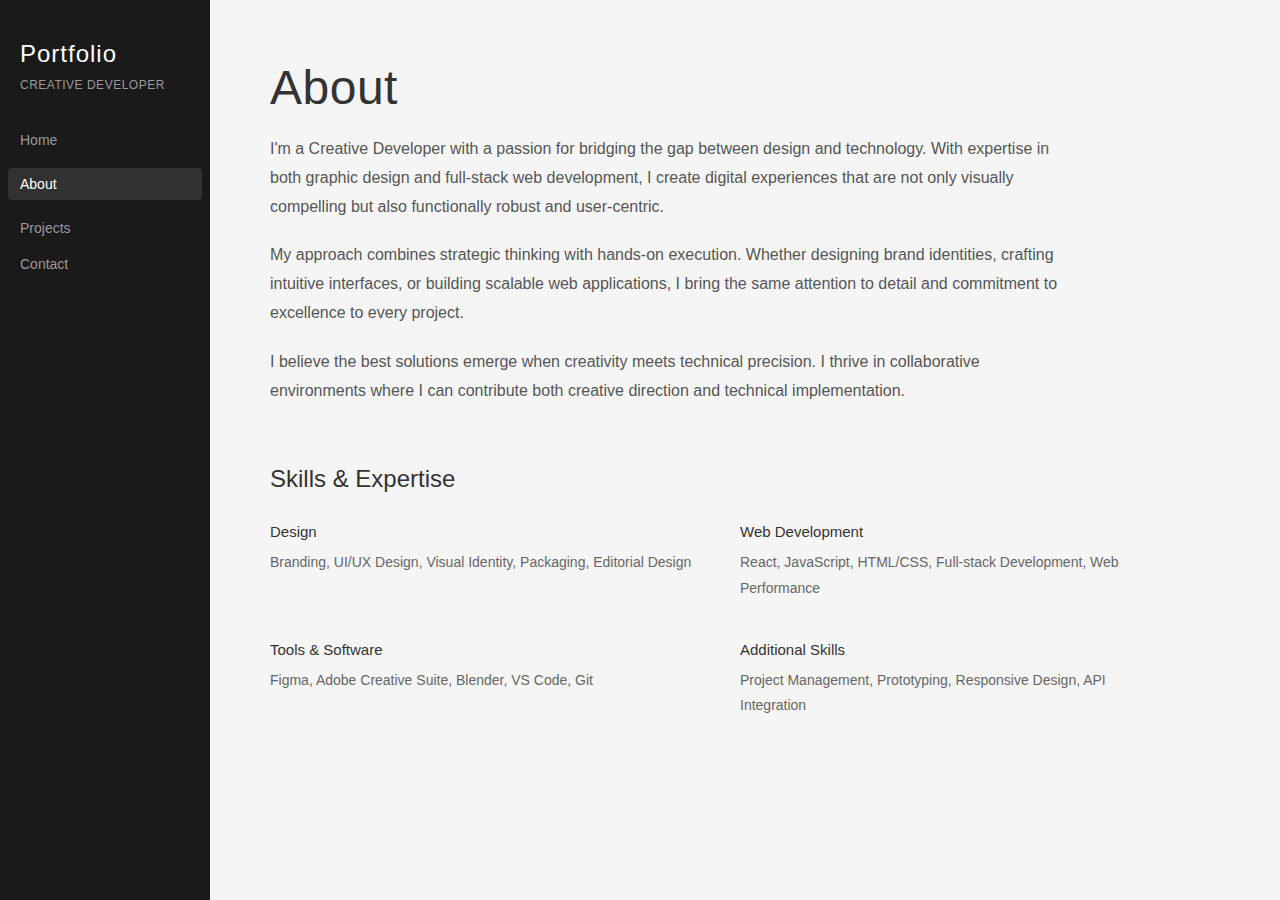
<file: about.html>
﻿<!DOCTYPE html>
<html lang="en">
<head>
    <meta charset="UTF-8">
    <meta name="viewport" content="width=device-width, initial-scale=1.0">
    <meta name="robots" content="noindex, nofollow">
    <title>About - Portfolio</title>
    <link rel="stylesheet" href="css/global.css">
    <style>
        .about-content {
            font-size: 16px;
            line-height: 1.8;
            color: #555;
            max-width: 800px;
            margin-bottom: 60px;
        }

            .about-content p {
                margin-bottom: 20px;
            }

        .skills-section {
            margin-top: 60px;
        }

            .skills-section h3 {
                font-size: 24px;
                margin-bottom: 30px;
                color: #333;
                font-weight: 400;
            }

        .skills-list {
            display: grid;
            grid-template-columns: repeat(2, 1fr);
            gap: 40px;
            max-width: 900px;
        }

        .skill-category strong {
            color: #333;
            display: block;
            margin-bottom: 10px;
            font-size: 15px;
            font-weight: 500;
        }

        .skill-category p {
            font-size: 14px;
            color: #666;
            line-height: 1.8;
        }

        @media (max-width: 768px) {
            .skills-list {
                grid-template-columns: 1fr;
            }
        }
    </style>
</head>
<body>
    <div class="container">
        <aside class="sidebar">
            <div class="logo">Portfolio</div>
            <div class="logo-subtitle">Creative Developer</div>
            <nav>
                <a href="index.html">Home</a>
                <a href="about.html" class="active">About</a>
                <a href="projects.html">Projects</a>
                <a href="contact.html">Contact</a>
            </nav>
            <div class="logout" onclick="handleLogout()">Logout</div>
        </aside>

        <main class="main">
            <h1 class="page-title">About</h1>

            <div class="about-content">
                <p>I'm a Creative Developer with a passion for bridging the gap between design and technology. With expertise in both graphic design and full-stack web development, I create digital experiences that are not only visually compelling but also functionally robust and user-centric.</p>

                <p>My approach combines strategic thinking with hands-on execution. Whether designing brand identities, crafting intuitive interfaces, or building scalable web applications, I bring the same attention to detail and commitment to excellence to every project.</p>

                <p>I believe the best solutions emerge when creativity meets technical precision. I thrive in collaborative environments where I can contribute both creative direction and technical implementation.</p>
            </div>

            <div class="skills-section">
                <h3>Skills & Expertise</h3>
                <div class="skills-list">
                    <div class="skill-category">
                        <strong>Design</strong>
                        <p>Branding, UI/UX Design, Visual Identity, Packaging, Editorial Design</p>
                    </div>
                    <div class="skill-category">
                        <strong>Web Development</strong>
                        <p>React, JavaScript, HTML/CSS, Full-stack Development, Web Performance</p>
                    </div>
                    <div class="skill-category">
                        <strong>Tools & Software</strong>
                        <p>Figma, Adobe Creative Suite, Blender, VS Code, Git</p>
                    </div>
                    <div class="skill-category">
                        <strong>Additional Skills</strong>
                        <p>Project Management, Prototyping, Responsive Design, API Integration</p>
                    </div>
                </div>
            </div>
        </main>
    </div>

</body>
</html>
</file>
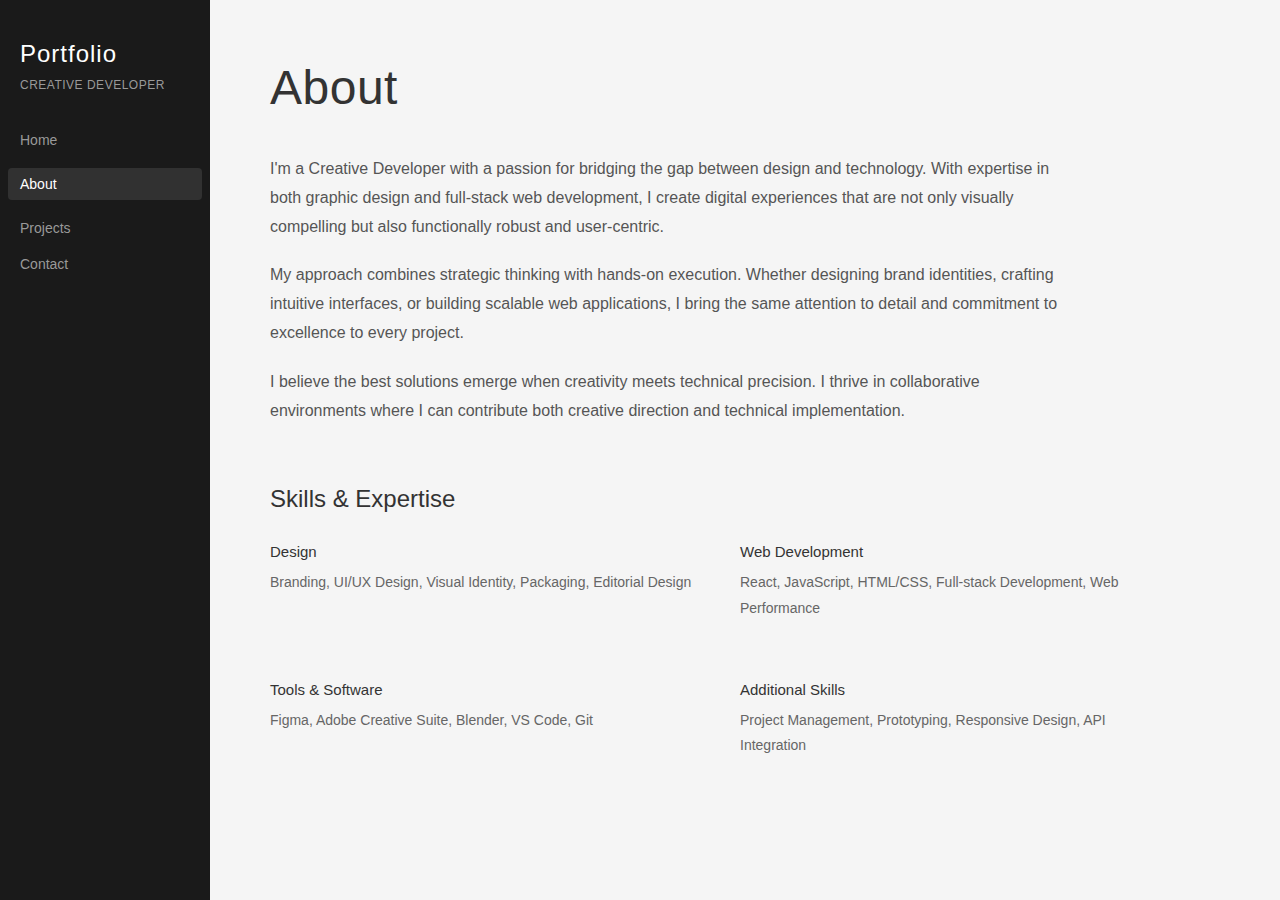
<file: contact.html>
﻿<!DOCTYPE html>
<html lang="en">
<head>
    <meta charset="UTF-8">
    <meta name="viewport" content="width=device-width, initial-scale=1.0">
    <meta name="robots" content="noindex, nofollow">
    <title>About - Portfolio</title>
    <style>
        * {
            margin: 0;
            padding: 0;
            box-sizing: border-box;
        }

        body {
            font-family: -apple-system, BlinkMacSystemFont, 'Segoe UI', 'Helvetica Neue', sans-serif;
            background-color: #f5f5f5;
            color: #333;
        }

        .container {
            display: flex;
            min-height: 100vh;
        }

        /* Sidebar Navigation */
        .sidebar {
            width: 210px;
            background-color: #1a1a1a;
            color: #fff;
            padding: 40px 20px;
            position: fixed;
            height: 100vh;
            overflow-y: auto;
            display: flex;
            flex-direction: column;
        }

        .logo {
            font-size: 24px;
            font-weight: 300;
            margin-bottom: 10px;
            letter-spacing: 1px;
        }

        .logo-subtitle {
            font-size: 12px;
            color: #999;
            margin-bottom: 40px;
            text-transform: uppercase;
            letter-spacing: 0.5px;
        }

        nav {
            flex: 1;
        }

            nav a, nav button {
                display: block;
                color: #999;
                text-decoration: none;
                margin-bottom: 20px;
                font-size: 14px;
                cursor: pointer;
                background: none;
                border: none;
                font-family: inherit;
                transition: color 0.3s;
            }

                nav a:hover, nav button:hover {
                    color: #fff;
                }

                nav a.active, nav button.active {
                    color: #fff;
                    background-color: rgba(255, 255, 255, 0.1);
                    padding: 8px 12px;
                    margin-left: -12px;
                    margin-right: -12px;
                    border-radius: 4px;
                }

        .logout {
            margin-top: auto;
            padding-top: 20px;
            border-top: 1px solid #333;
            color: #999;
            cursor: pointer;
            transition: color 0.3s;
            display: none;
        }

            .logout.visible {
                display: block;
            }

            .logout:hover {
                color: #fff;
            }

        /* Main Content */
        .main {
            margin-left: 210px;
            flex: 1;
            padding: 60px;
        }

        .page-title {
            font-size: 48px;
            font-weight: 300;
            margin-bottom: 40px;
            letter-spacing: 0.5px;
        }

        .about-content {
            font-size: 16px;
            line-height: 1.8;
            color: #555;
            max-width: 800px;
            margin-bottom: 60px;
        }

            .about-content p {
                margin-bottom: 20px;
            }

        .skills-section {
            margin-top: 60px;
        }

            .skills-section h3 {
                font-size: 24px;
                margin-bottom: 30px;
                color: #333;
                font-weight: 400;
            }

        .skills-list {
            display: grid;
            grid-template-columns: repeat(2, 1fr);
            gap: 40px;
            max-width: 900px;
        }

        .skill-category {
            margin-bottom: 20px;
        }

            .skill-category strong {
                color: #333;
                display: block;
                margin-bottom: 10px;
                font-size: 15px;
                font-weight: 500;
            }

            .skill-category p {
                font-size: 14px;
                color: #666;
                margin: 0;
                line-height: 1.8;
            }

        .password-modal {
            position: fixed;
            top: 0;
            left: 0;
            width: 100%;
            height: 100%;
            background-color: rgba(0, 0, 0, 0.5);
            display: flex;
            justify-content: center;
            align-items: center;
            z-index: 1000;
        }

            .password-modal.hidden {
                display: none;
            }

        .modal {
            background: white;
            padding: 40px;
            border-radius: 8px;
            box-shadow: 0 10px 40px rgba(0, 0, 0, 0.2);
            text-align: center;
            max-width: 400px;
        }

            .modal h2 {
                font-size: 32px;
                font-weight: 300;
                margin-bottom: 10px;
            }

            .modal p {
                color: #999;
                font-size: 14px;
                margin-bottom: 30px;
            }

            .modal input {
                width: 100%;
                padding: 12px 16px;
                border: 1px solid #ddd;
                border-radius: 4px;
                font-size: 14px;
                margin-bottom: 20px;
                font-family: inherit;
            }

                .modal input:focus {
                    outline: none;
                    border-color: #333;
                }

            .modal button {
                width: 100%;
                padding: 12px 20px;
                background-color: #1a1a1a;
                color: white;
                border: none;
                border-radius: 4px;
                font-size: 14px;
                font-weight: 500;
                cursor: pointer;
                transition: background-color 0.3s;
            }

                .modal button:hover {
                    background-color: #333;
                }

        .error-message {
            color: #e74c3c;
            font-size: 12px;
            margin-top: -16px;
            margin-bottom: 16px;
            display: none;
        }

            .error-message.show {
                display: block;
            }

        @media (max-width: 768px) {
            .sidebar {
                width: 100%;
                height: auto;
                position: relative;
                flex-direction: row;
                padding: 20px;
                flex-wrap: wrap;
            }

            .main {
                margin-left: 0;
                padding: 30px 20px;
            }

            .page-title {
                font-size: 32px;
            }

            .skills-list {
                grid-template-columns: 1fr;
            }
        }
    </style>
</head>
<body>
    <div class="container">
        <aside class="sidebar">
            <div class="logo">Portfolio</div>
            <div class="logo-subtitle">Creative Developer</div>
            <nav>
                <a href="index.html">Home</a>
                <a href="about.html" class="active">About</a>
                <a href="projects.html">Projects</a>
                <a href="contact.html">Contact</a>
            </nav>
            <div class="logout" onclick="handleLogout()">Logout</div>
        </aside>

        <main class="main">
            <h1 class="page-title">About</h1>

            <div class="about-content">
                <p>I'm a Creative Developer with a passion for bridging the gap between design and technology. With expertise in both graphic design and full-stack web development, I create digital experiences that are not only visually compelling but also functionally robust and user-centric.</p>

                <p>My approach combines strategic thinking with hands-on execution. Whether designing brand identities, crafting intuitive interfaces, or building scalable web applications, I bring the same attention to detail and commitment to excellence to every project.</p>

                <p>I believe the best solutions emerge when creativity meets technical precision. I thrive in collaborative environments where I can contribute both creative direction and technical implementation.</p>
            </div>

            <div class="skills-section">
                <h3>Skills & Expertise</h3>
                <div class="skills-list">
                    <div class="skill-category">
                        <strong>Design</strong>
                        <p>Branding, UI/UX Design, Visual Identity, Packaging, Editorial Design</p>
                    </div>
                    <div class="skill-category">
                        <strong>Web Development</strong>
                        <p>React, JavaScript, HTML/CSS, Full-stack Development, Web Performance</p>
                    </div>
                    <div class="skill-category">
                        <strong>Tools & Software</strong>
                        <p>Figma, Adobe Creative Suite, Blender, VS Code, Git</p>
                    </div>
                    <div class="skill-category">
                        <strong>Additional Skills</strong>
                        <p>Project Management, Prototyping, Responsive Design, API Integration</p>
                    </div>
                </div>
            </div>
        </main>
    </div>

</body>
</html>
</file>
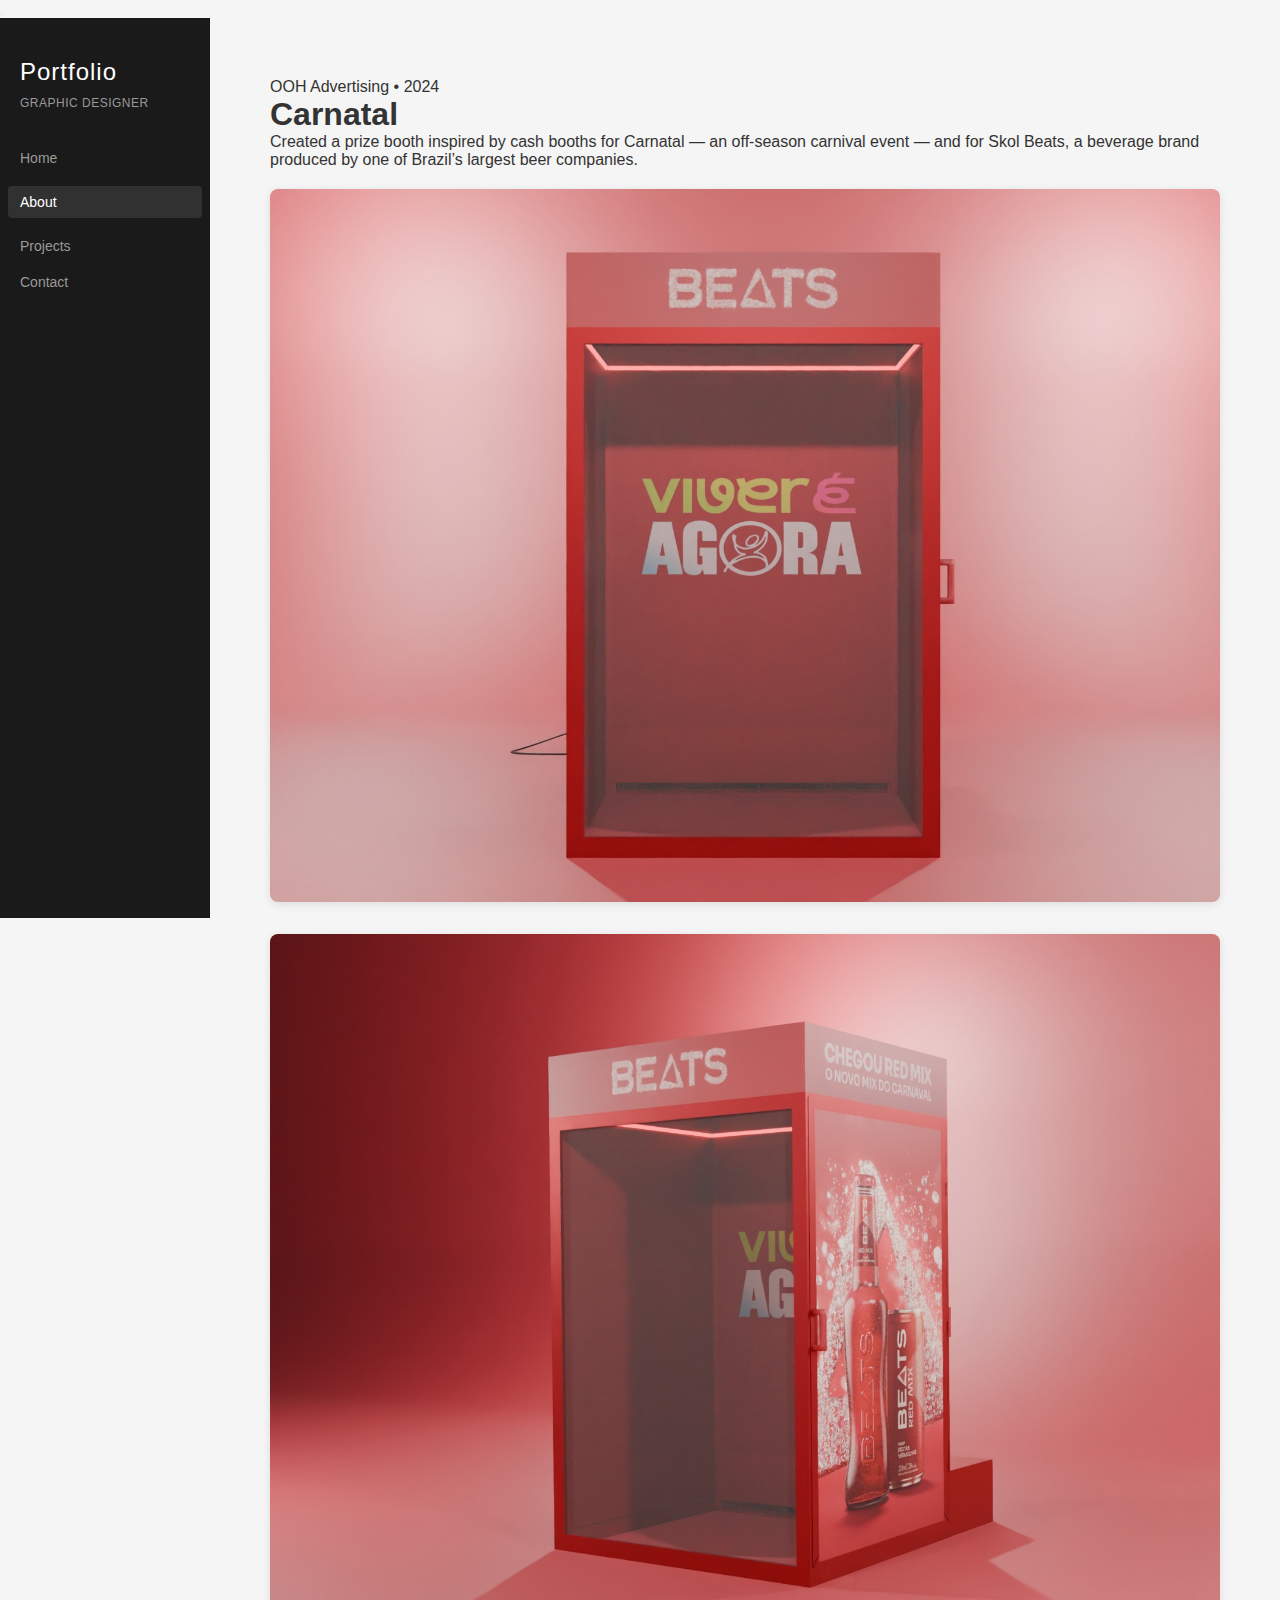
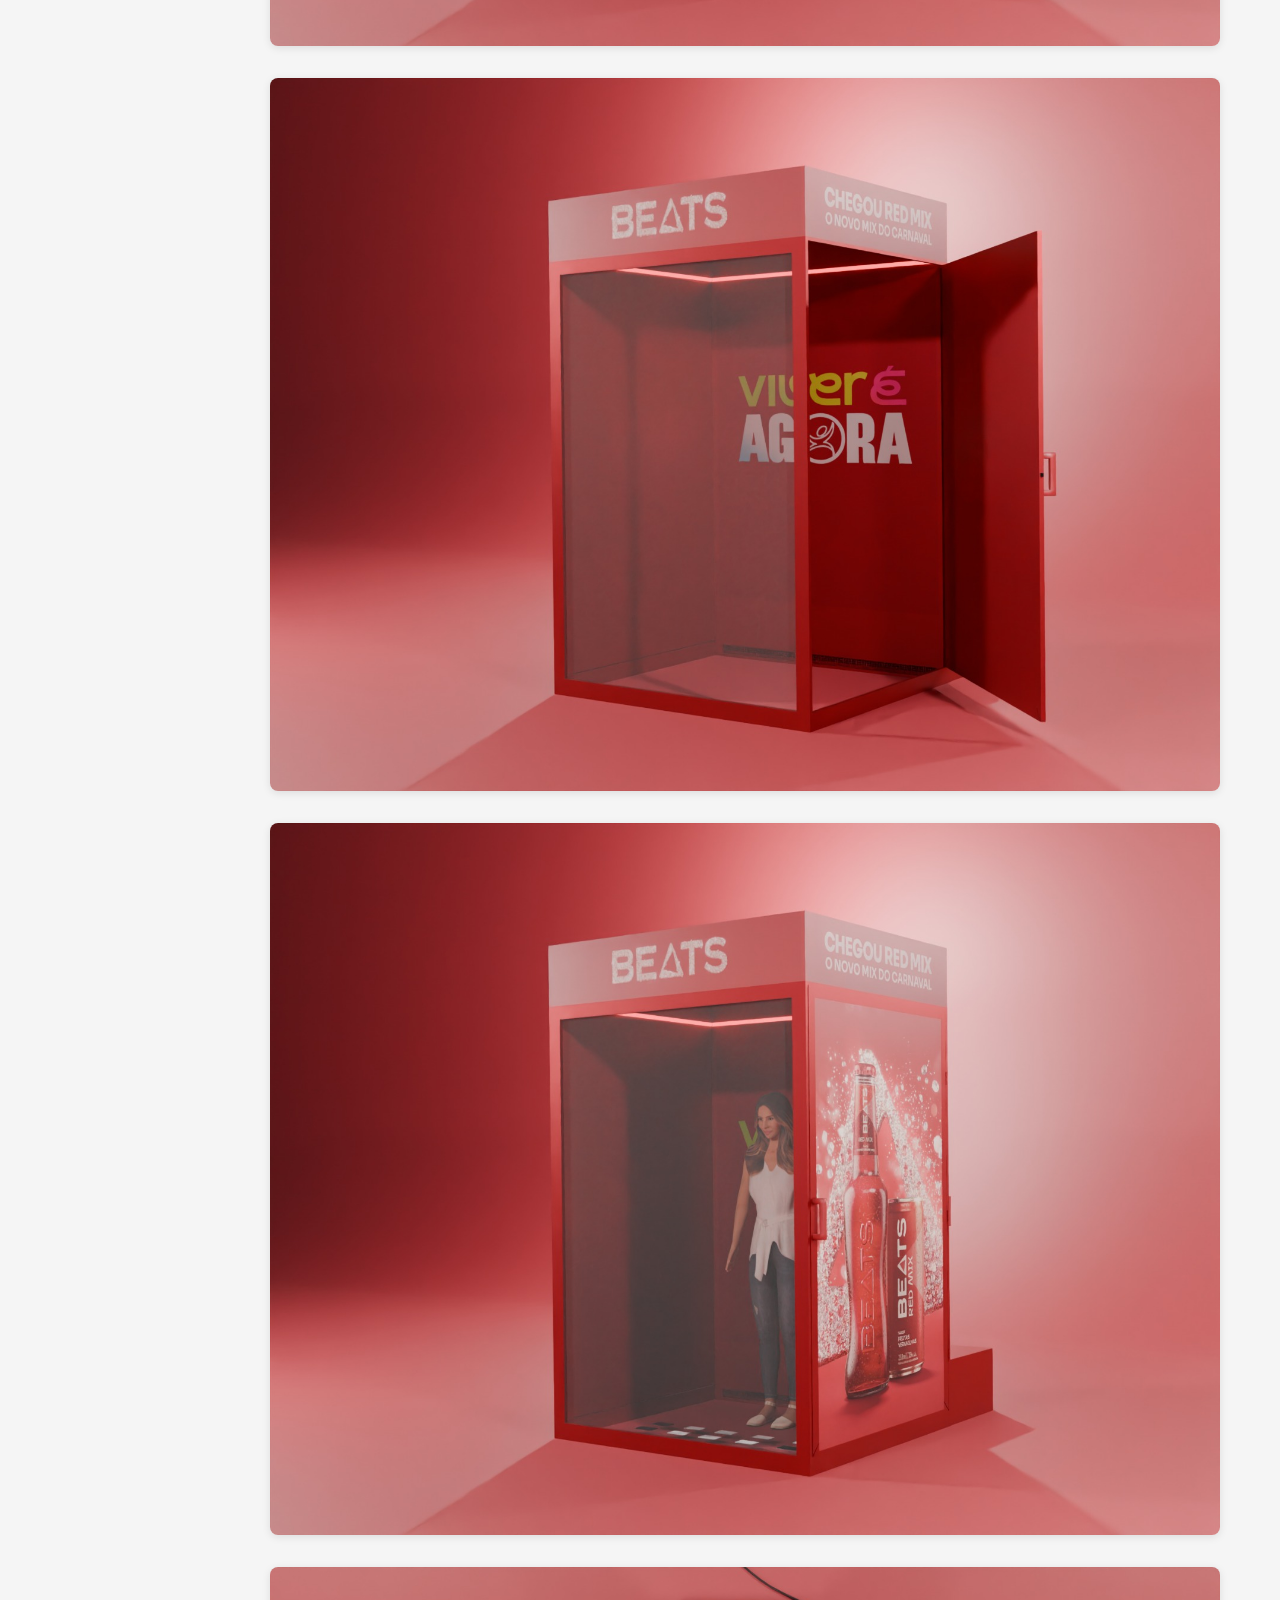
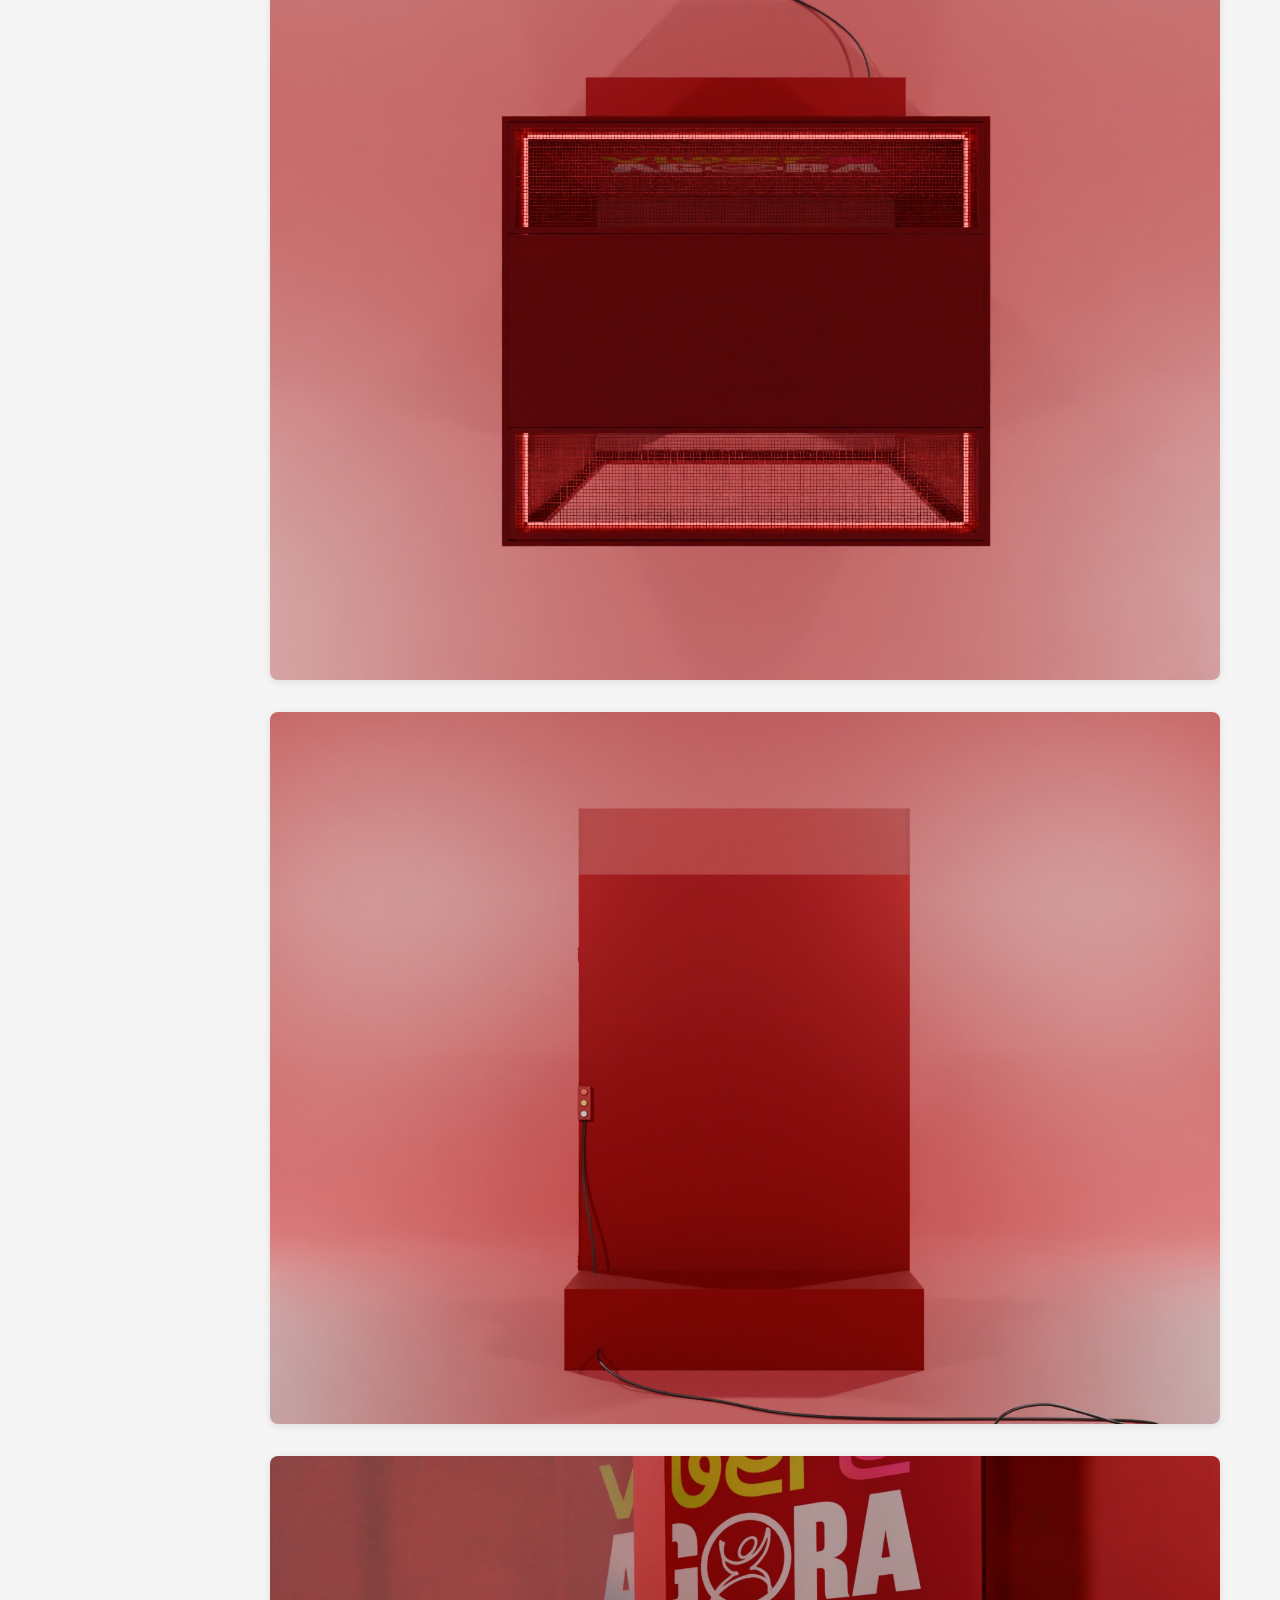
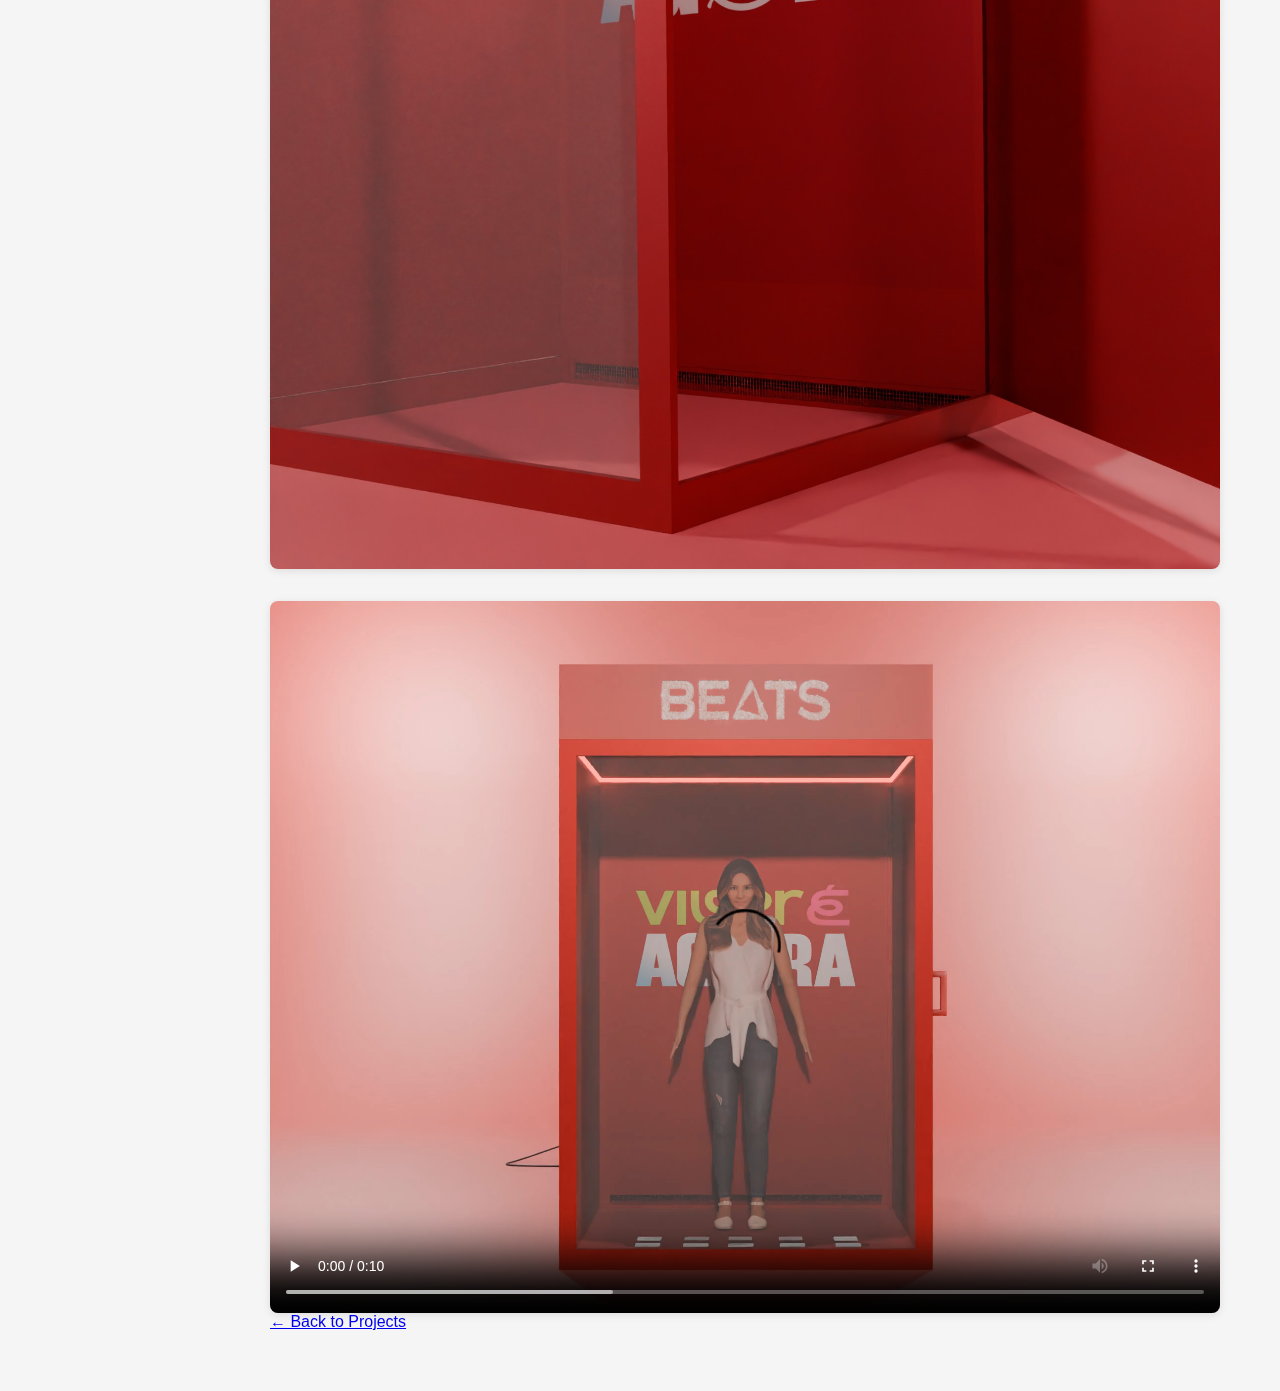
<file: projects/project1.html>
﻿<!DOCTYPE html>
<html lang="en">
<head>
    <meta charset="UTF-8">
    <meta name="viewport" content="width=device-width, initial-scale=1.0">
    <meta name="robots" content="noindex, nofollow">
    <title>About - Portfolio</title>
    <link rel="stylesheet" href="../css/global.css">
    <style>
        .back-button {
            color: #666;
            text-decoration: none;
            font-size: 14px;
            margin-bottom: 40px;
            display: inline-block;
            transition: color 0.3s;
        }

            .back-button:hover {
                color: #333;
            }

        .page-subtitle {
            max-width: 800px;
        }

        /* Image Gallery Grid (you can keep this if needed) */
        .image-gallery {
            display: grid;
            grid-template-columns: repeat(2, 1fr);
            gap: 24px;
        }

        /* ✅ Make all media (images + videos) scale responsively within browser window */
        .space-y-8 img,
        .space-y-8 video {
            display: block;
            width: 100%;
            height: auto;
            max-width: 100%;
            max-height: 90vh; /* prevents media from being taller than the viewport */
            object-fit: contain; /* ensures the whole image/video fits inside */
            border-radius: 8px;
            box-shadow: 0 2px 8px rgba(0, 0, 0, 0.1);
            margin: 0 auto;
        }

        /* Optional: center and add breathing room */
        .space-y-8 {
            display: flex;
            flex-direction: column;
            align-items: center;
            gap: 2rem;
        }

        @media (max-width: 768px) {
            .space-y-8 img,
            .space-y-8 video {
                max-height: 70vh; /* slightly smaller for mobile */
            }
        }
    </style>

</head>
<body>
    <button class="hamburger-toggle" onclick="toggleMenu()">
        <span></span>
        <span></span>
        <span></span>
    </button>
    <div class="sidebar-overlay" onclick="toggleMenu()"></div>
    <div class="container">
        <aside class="sidebar">
            <div class="logo">Portfolio</div>
            <div class="logo-subtitle">Graphic Designer</div>
            <nav>
                <a href="../index.html">Home</a>
                <a href="../about.html" class="active">About</a>
                <a href="../projects.html">Projects</a>
                <a href="../contact.html">Contact</a>
            </nav>
            <div class="logout" onclick="handleLogout()">Logout</div>
        </aside>

        <main class="main">
            <div class="max-w-5xl mx-auto px-12 py-16">
                <!-- Project Header -->
                <div style="margin-bottom:20px;">
                    <div class="flex items-center gap-3 text-sm text-neutral-500 mb-4">
                        <span>OOH Advertising</span>
                        <span>•</span>
                        <span>2024</span>
                    </div>
                    <h1 class="text-5xl font-light mb-6 leading-tight">Carnatal</h1>
                    <p class="text-xl text-neutral-600 leading-relaxed max-w-3xl">Created a prize booth inspired by cash booths for Carnatal — an off-season carnival event — and for Skol Beats, a beverage brand produced by one of Brazil’s largest beer companies.</p>
                </div>

                <!-- Project Images -->
                <div class="space-y-8">

                    <div class="w-full">
                        <img src="../portfolio-assets/Skol Beats/PHOTO-2024-10-23-06-31-00(5).jpg?auto=compress&amp;cs=tinysrgb&amp;w=1200" alt="Prize Booth" class="w-full rounded-lg shadow-lg">
                    </div>

                    <div class="w-full">
                        <img src="../portfolio-assets/Skol Beats/PHOTO-2024-10-23-06-31-00(1).jpg?auto=compress&amp;cs=tinysrgb&amp;w=1200" alt="Prize Booth" class="w-full rounded-lg shadow-lg">
                    </div>

                    <div class="w-full">
                        <img src="../portfolio-assets/Skol Beats/PHOTO-2024-10-23-06-31-00(2).jpg?auto=compress&amp;cs=tinysrgb&amp;w=1200" alt="Prize Booth" class="w-full rounded-lg shadow-lg">
                    </div>

                    <div class="w-full">
                        <img src="../portfolio-assets/Skol Beats/PHOTO-2024-10-23-06-31-00(4).jpg?auto=compress&amp;cs=tinysrgb&amp;w=1200" alt="Prize Booth" class="w-full rounded-lg shadow-lg">
                    </div>

                    <div class="w-full">
                        <img src="../portfolio-assets/Skol Beats/PHOTO-2024-10-23-06-31-00(3).jpg?auto=compress&amp;cs=tinysrgb&amp;w=1200" alt="Prize Booth" class="w-full rounded-lg shadow-lg">
                    </div>

                    <div class="w-full">
                        <img src="../portfolio-assets/Skol Beats/PHOTO-2024-10-23-06-31-00(6).jpg?auto=compress&amp;cs=tinysrgb&amp;w=1200" alt="Prize Booth" class="w-full rounded-lg shadow-lg">
                    </div>

                    <div class="w-full">
                        <img src="../portfolio-assets/Skol Beats/PHOTO-2024-10-23-06-31-00.jpg?auto=compress&amp;cs=tinysrgb&amp;w=1200" alt="Prize Booth" class="w-full rounded-lg shadow-lg">
                    </div>

                    <div class="w-full">
                        <video src="../portfolio-assets/Skol Beats/VIDEO-2024-10-23-06-30-32.mp4"
                               controls
                               class="w-full rounded-lg shadow-lg">
                            Your browser does not support the video tag.
                        </video>
                    </div>
                </div>

                <!-- Navigation -->
                <div class="mt-16 pt-8 border-t border-neutral-200">
                    <a href="../projects.html" class="inline-flex items-center gap-2 px-6 py-3 bg-neutral-900 text-white rounded-md hover:bg-neutral-800 transition-colors">
                        ← Back to Projects
                    </a>
                </div>
            </div>
        </main>
    </div>
    <script>
      function toggleMenu() {
      const hamburger = document.querySelector('.hamburger-toggle');
      const sidebar = document.querySelector('.sidebar');
      const overlay = document.querySelector('.sidebar-overlay');

      hamburger.classList.toggle('active');
      sidebar.classList.toggle('active');
      overlay.classList.toggle('active');
      document.body.classList.toggle('menu-open');
      }

      // Close menu when a navigation link is clicked
      document.querySelectorAll('nav a').forEach(link => {
          link.addEventListener('click', () => {
          if (window.innerWidth <= 768) {
              toggleMenu();
          }
          });
      });
    </script>
</body>
</html>
</file>
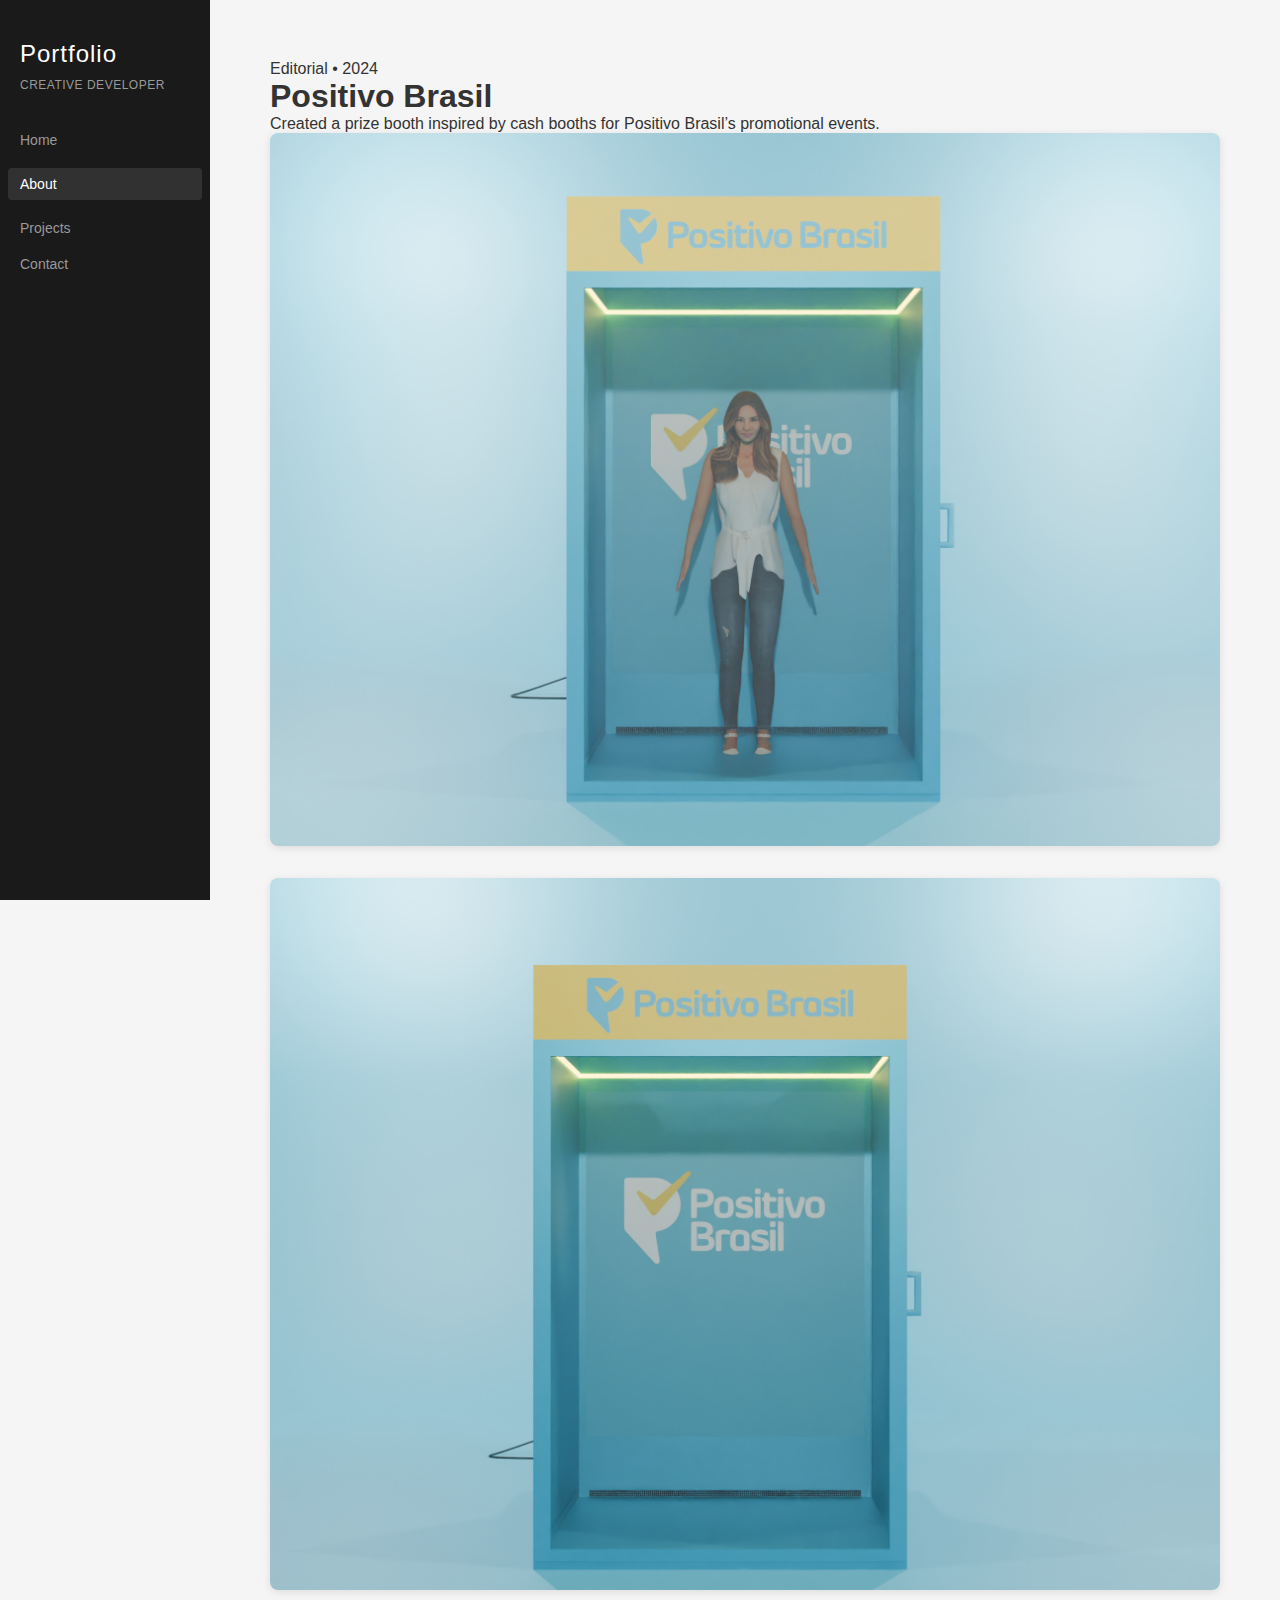
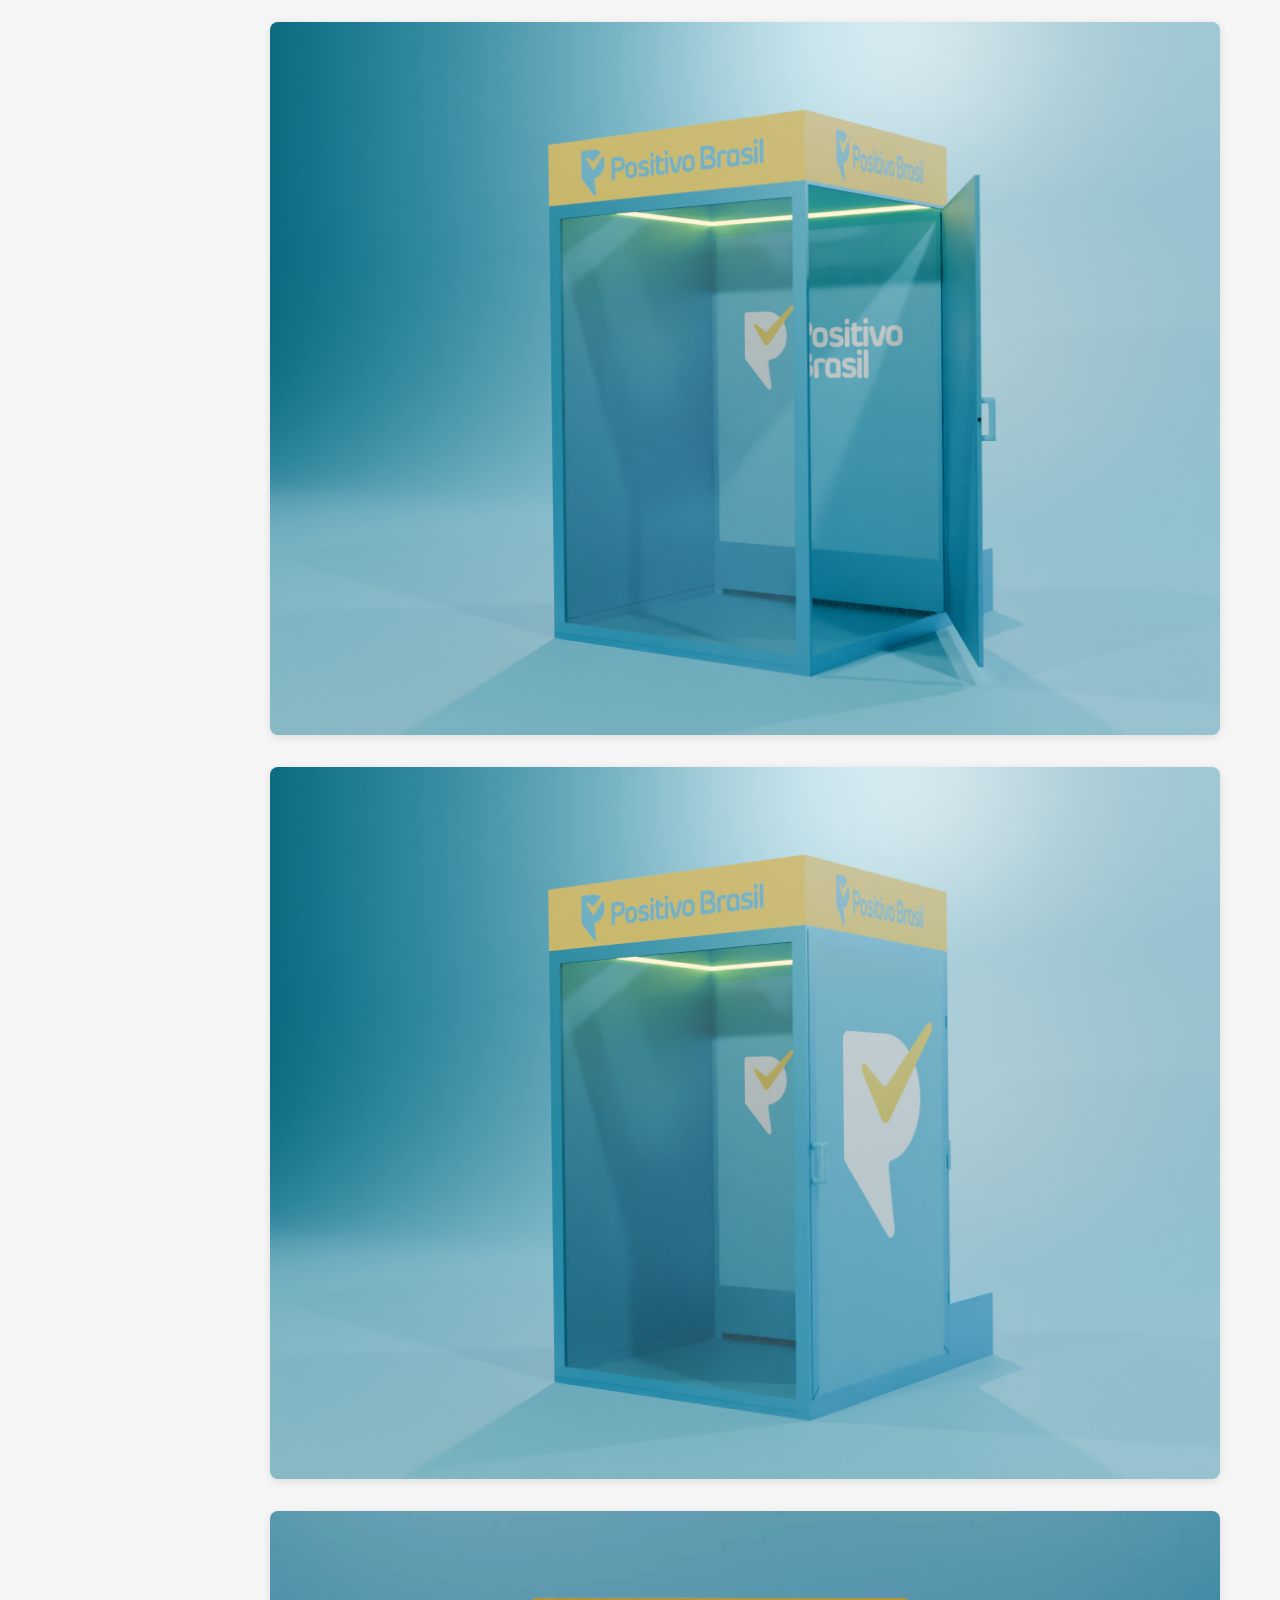
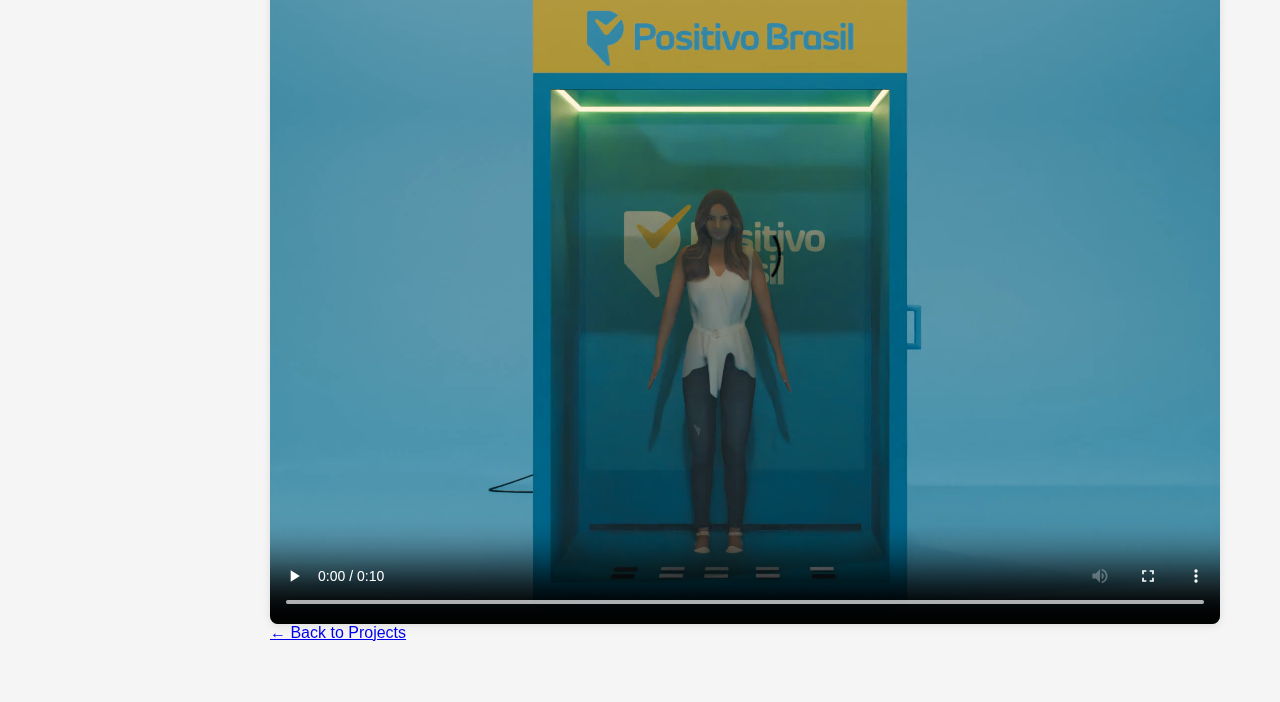
<file: projects/project3.html>
﻿<!DOCTYPE html>
<html lang="en">
<head>
    <meta charset="UTF-8">
    <meta name="viewport" content="width=device-width, initial-scale=1.0">
    <meta name="robots" content="noindex, nofollow">
    <title>About - Portfolio</title>
    <link rel="stylesheet" href="../css/global.css">
    <style>
        .back-button {
            color: #666;
            text-decoration: none;
            font-size: 14px;
            margin-bottom: 40px;
            display: inline-block;
            transition: color 0.3s;
        }

            .back-button:hover {
                color: #333;
            }

        .page-subtitle {
            max-width: 800px;
        }

        /* Image Gallery Grid (you can keep this if needed) */
        .image-gallery {
            display: grid;
            grid-template-columns: repeat(2, 1fr);
            gap: 24px;
        }

        /* ✅ Make all media (images + videos) scale responsively within browser window */
        .space-y-8 img,
        .space-y-8 video {
            display: block;
            width: 100%;
            height: auto;
            max-width: 100%;
            max-height: 90vh; /* prevents media from being taller than the viewport */
            object-fit: contain; /* ensures the whole image/video fits inside */
            border-radius: 8px;
            box-shadow: 0 2px 8px rgba(0, 0, 0, 0.1);
            margin: 0 auto;
        }

        /* Optional: center and add breathing room */
        .space-y-8 {
            display: flex;
            flex-direction: column;
            align-items: center;
            gap: 2rem;
        }

        @media (max-width: 768px) {
            .space-y-8 img,
            .space-y-8 video {
                max-height: 70vh; /* slightly smaller for mobile */
            }
        }
    </style>

</head>
<body>
    <div class="container">
        <aside class="sidebar">
            <div class="logo">Portfolio</div>
            <div class="logo-subtitle">Creative Developer</div>
            <nav>
                <a href="../index.html">Home</a>
                <a href="../about.html" class="active">About</a>
                <a href="../projects.html">Projects</a>
                <a href="../contact.html">Contact</a>
            </nav>
            <div class="logout" onclick="handleLogout()">Logout</div>
        </aside>

        <main class="main">
            <div class="max-w-5xl mx-auto px-12 py-16">
                <!-- Project Header -->
                <div class="mb-16">
                    <div class="flex items-center gap-3 text-sm text-neutral-500 mb-4">
                        <span>Editorial</span>
                        <span>•</span>
                        <span>2024</span>
                    </div>
                    <h1 class="text-5xl font-light mb-6 leading-tight">Positivo Brasil</h1>
                    <p class="text-xl text-neutral-600 leading-relaxed max-w-3xl">Created a prize booth inspired by cash booths for Positivo Brasil’s promotional events.</p>
                </div>

                <!-- Project Images -->
                <div class="space-y-8">

                    <div class="w-full">
                        <img src="../portfolio-assets/Positivo Brasil/frente com modelo.png?auto=compress&amp;cs=tinysrgb&amp;w=1200" alt="Editorial Magazine Layout" class="w-full rounded-lg shadow-lg">
                    </div>

                    <div class="w-full">
                        <img src="../portfolio-assets/Positivo Brasil/frente.png?auto=compress&amp;cs=tinysrgb&amp;w=1200" alt="Editorial Magazine Layout" class="w-full rounded-lg shadow-lg">
                    </div>

                    <div class="w-full">
                        <img src="../portfolio-assets/Positivo Brasil/lateral com a porta aberta.png?auto=compress&amp;cs=tinysrgb&amp;w=1200" alt="Editorial Magazine Layout" class="w-full rounded-lg shadow-lg">
                    </div>

                    <div class="w-full">
                        <img src="../portfolio-assets/Positivo Brasil/lateral.png?auto=compress&amp;cs=tinysrgb&amp;w=1200" alt="Editorial Magazine Layout" class="w-full rounded-lg shadow-lg">
                    </div>

                    <div class="w-full">
                        <video src="../portfolio-assets/Positivo Brasil/Positivo Brasil - Animação.mp4"
                               controls
                               class="w-full rounded-lg shadow-lg">
                            Your browser does not support the video tag.
                        </video>
                    </div>
                </div>

                <!-- Navigation -->
                <div class="mt-16 pt-8 border-t border-neutral-200">
                    <a href="../projects.html" class="inline-flex items-center gap-2 px-6 py-3 bg-neutral-900 text-white rounded-md hover:bg-neutral-800 transition-colors">
                        ← Back to Projects
                    </a>
                </div>
            </div>
        </main>
    </div>

</body>
</html>
</file>
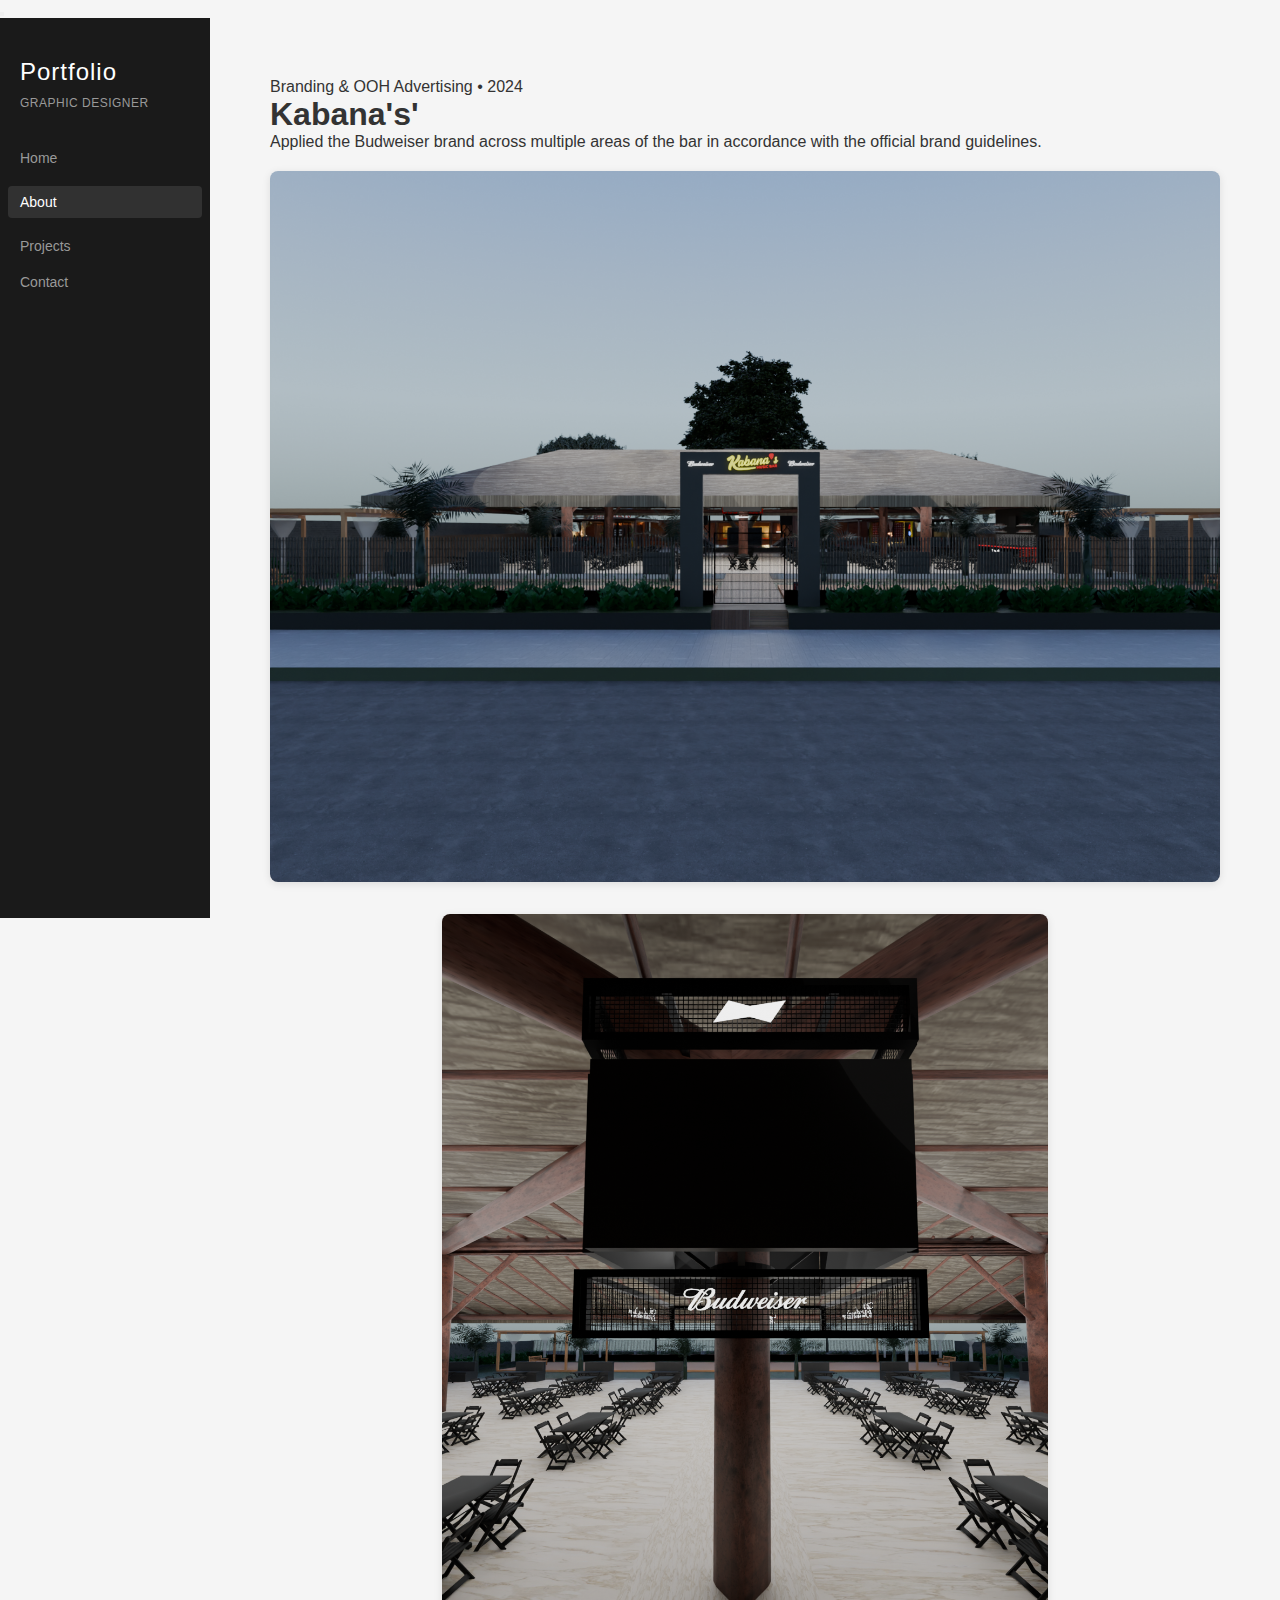
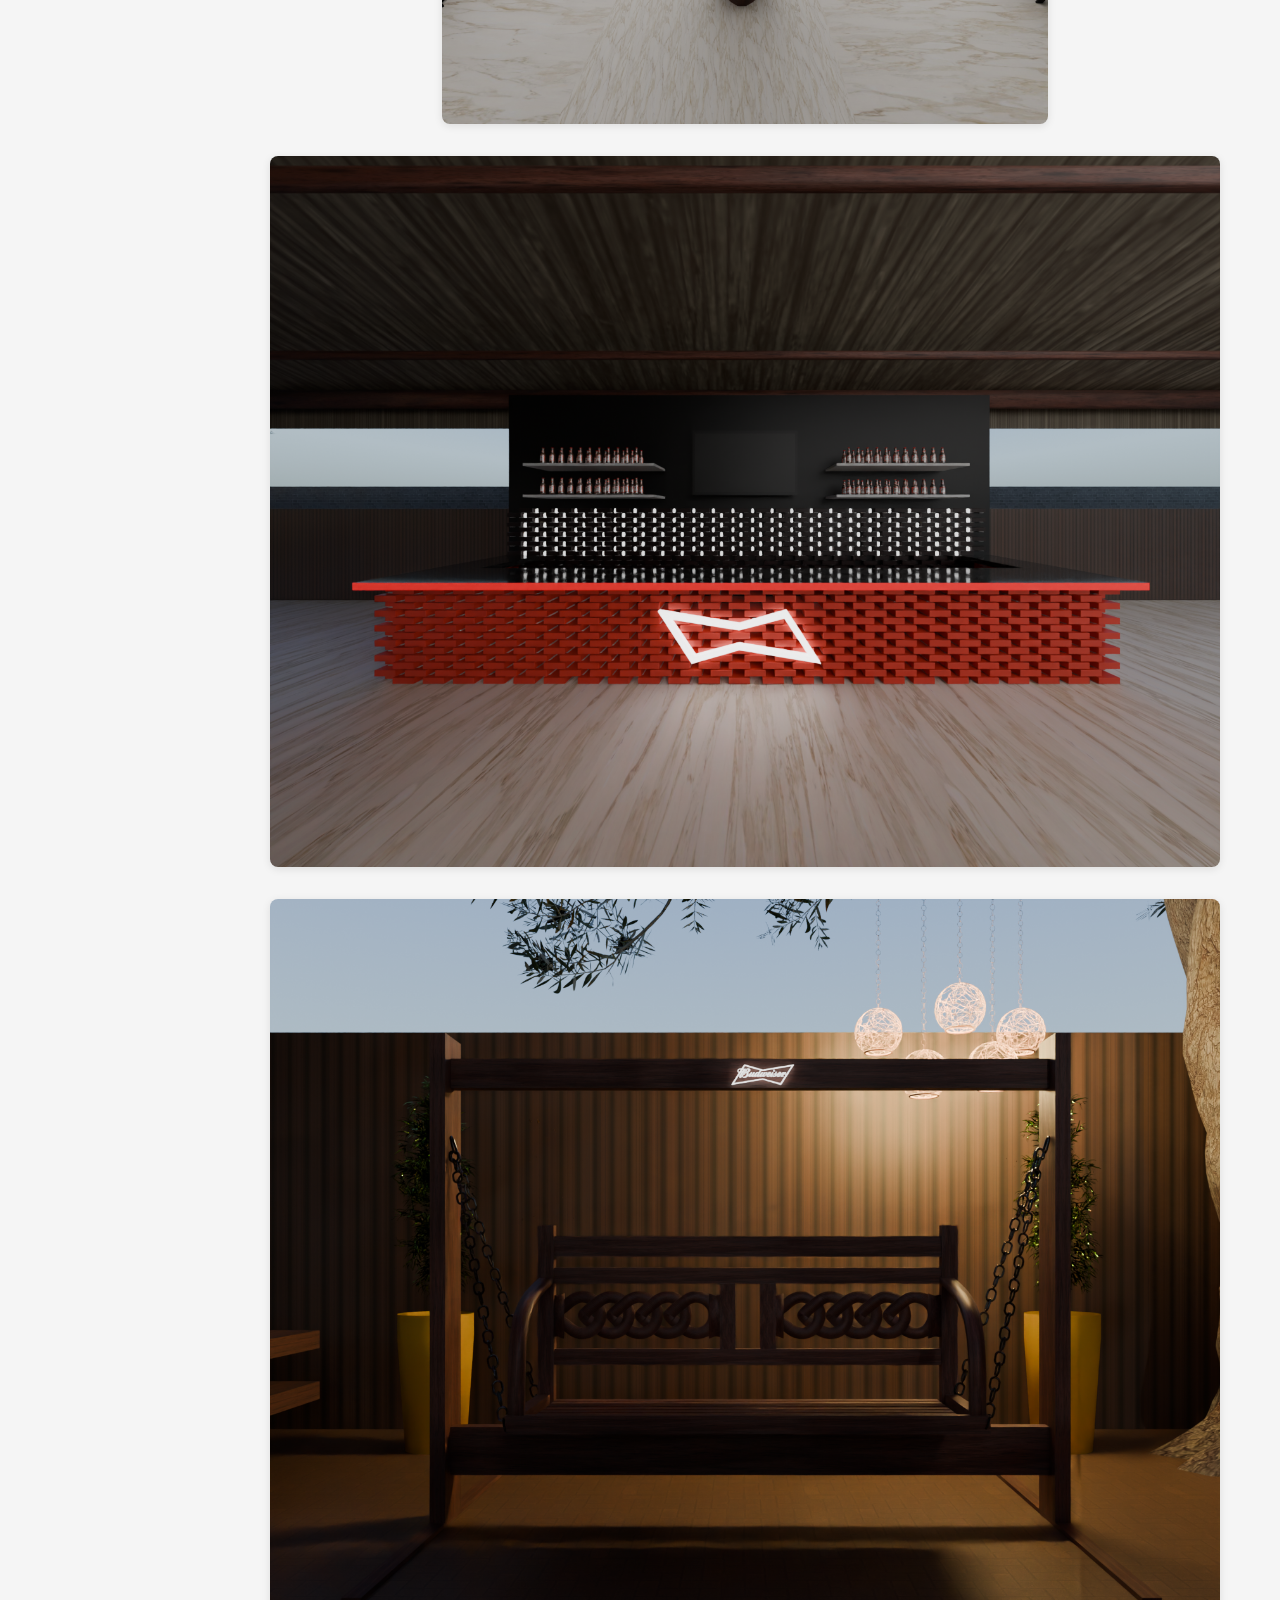
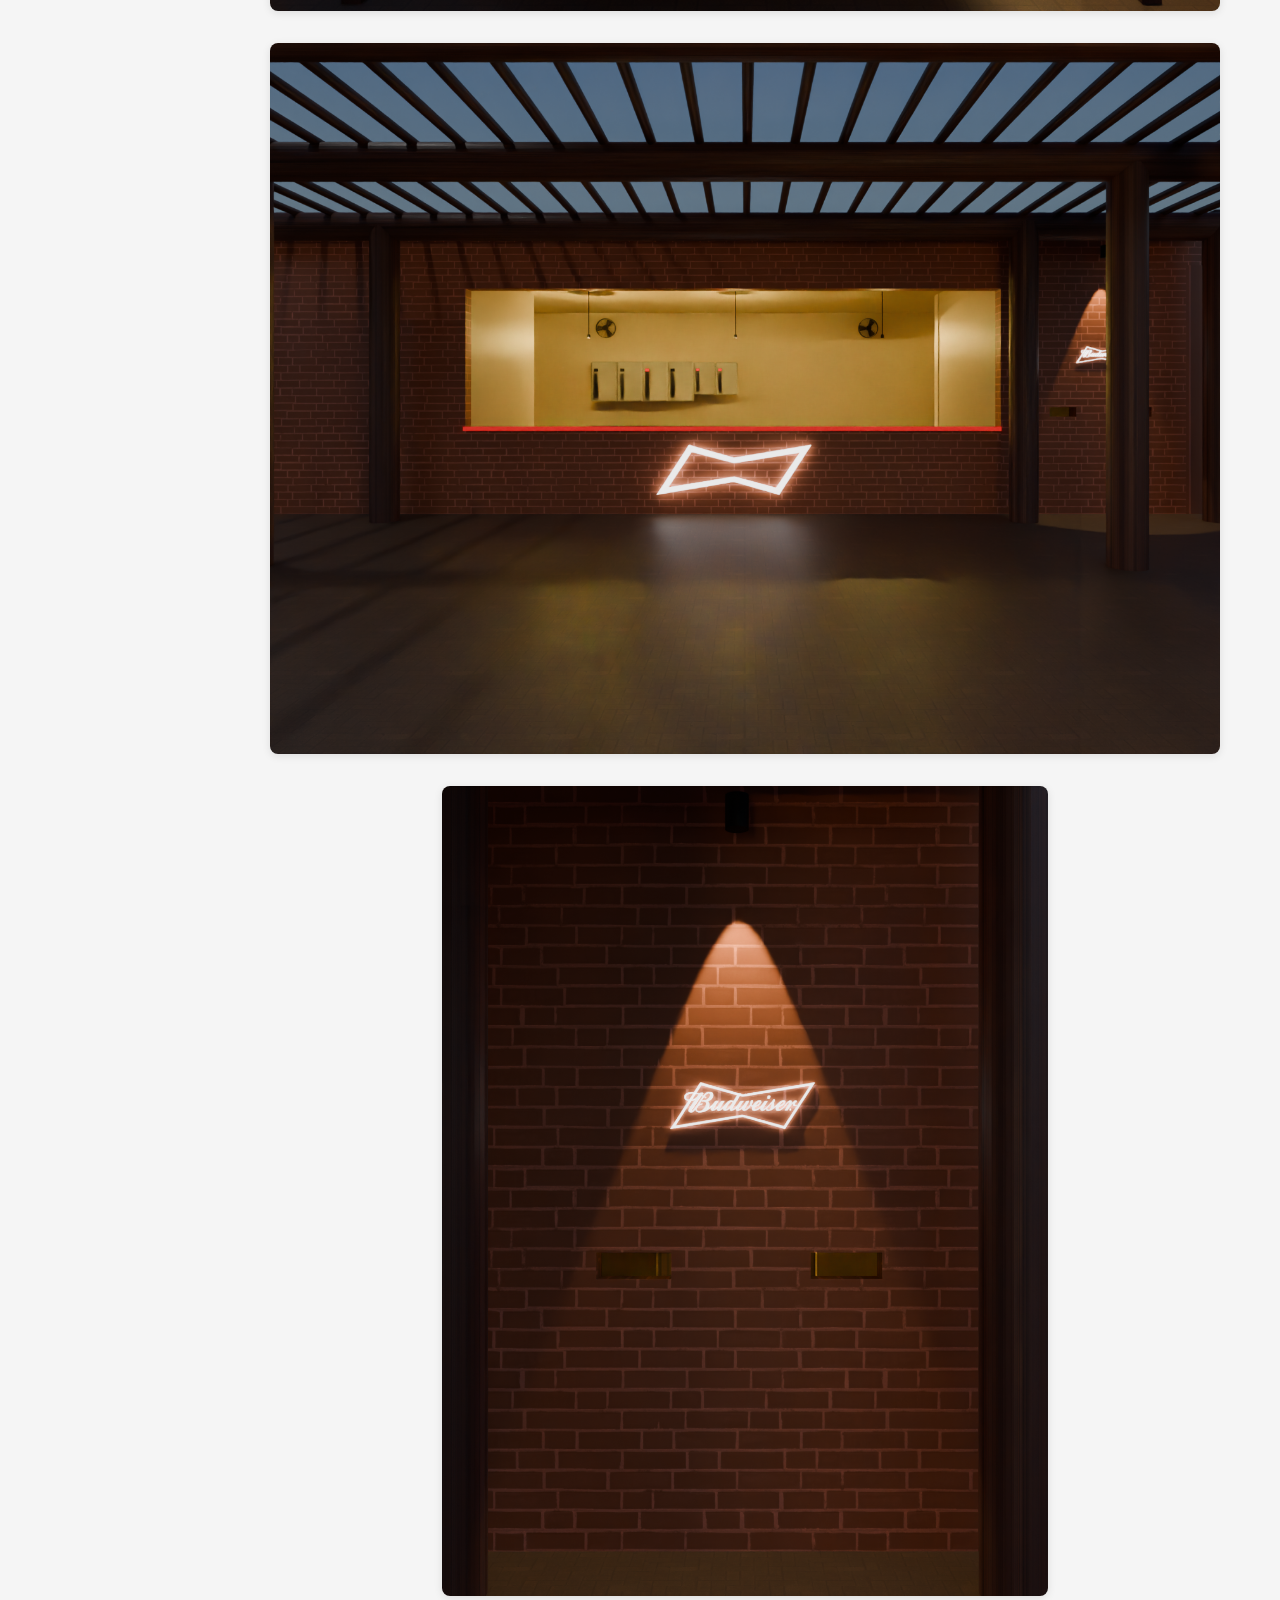
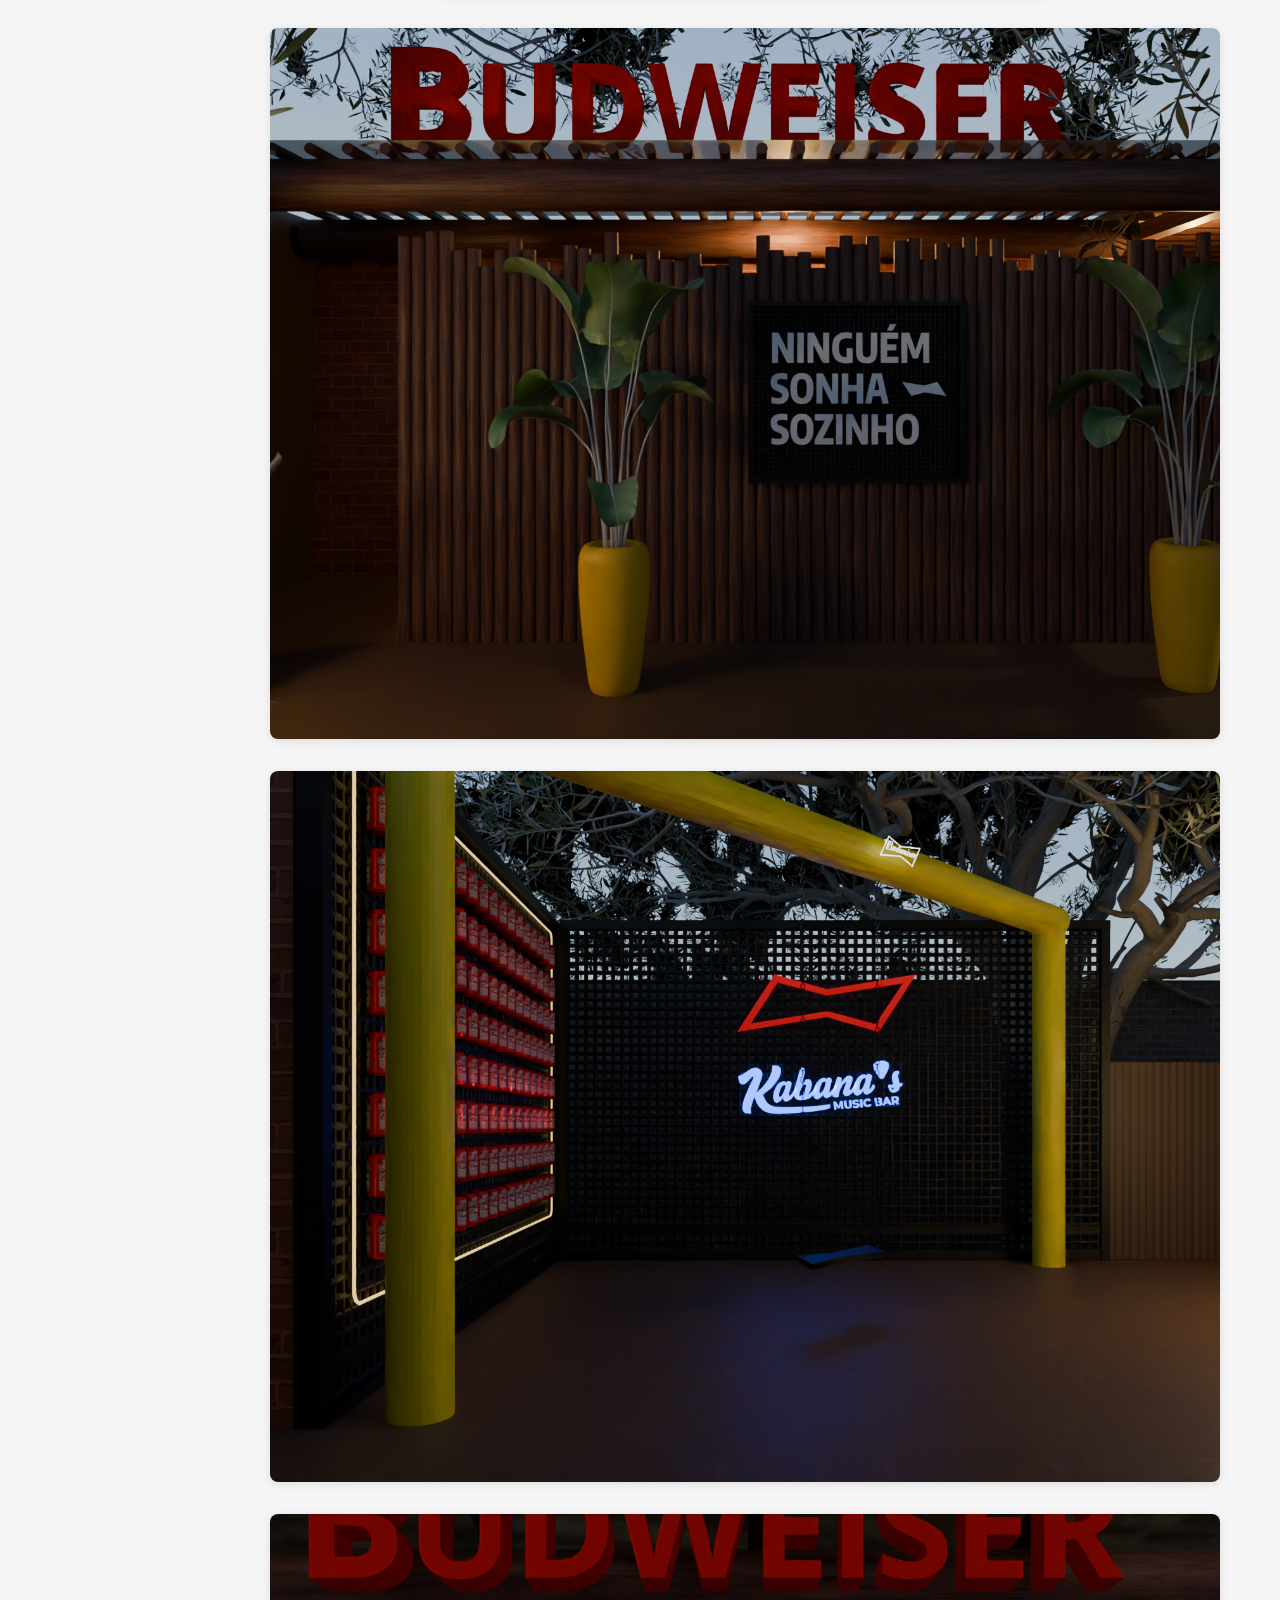
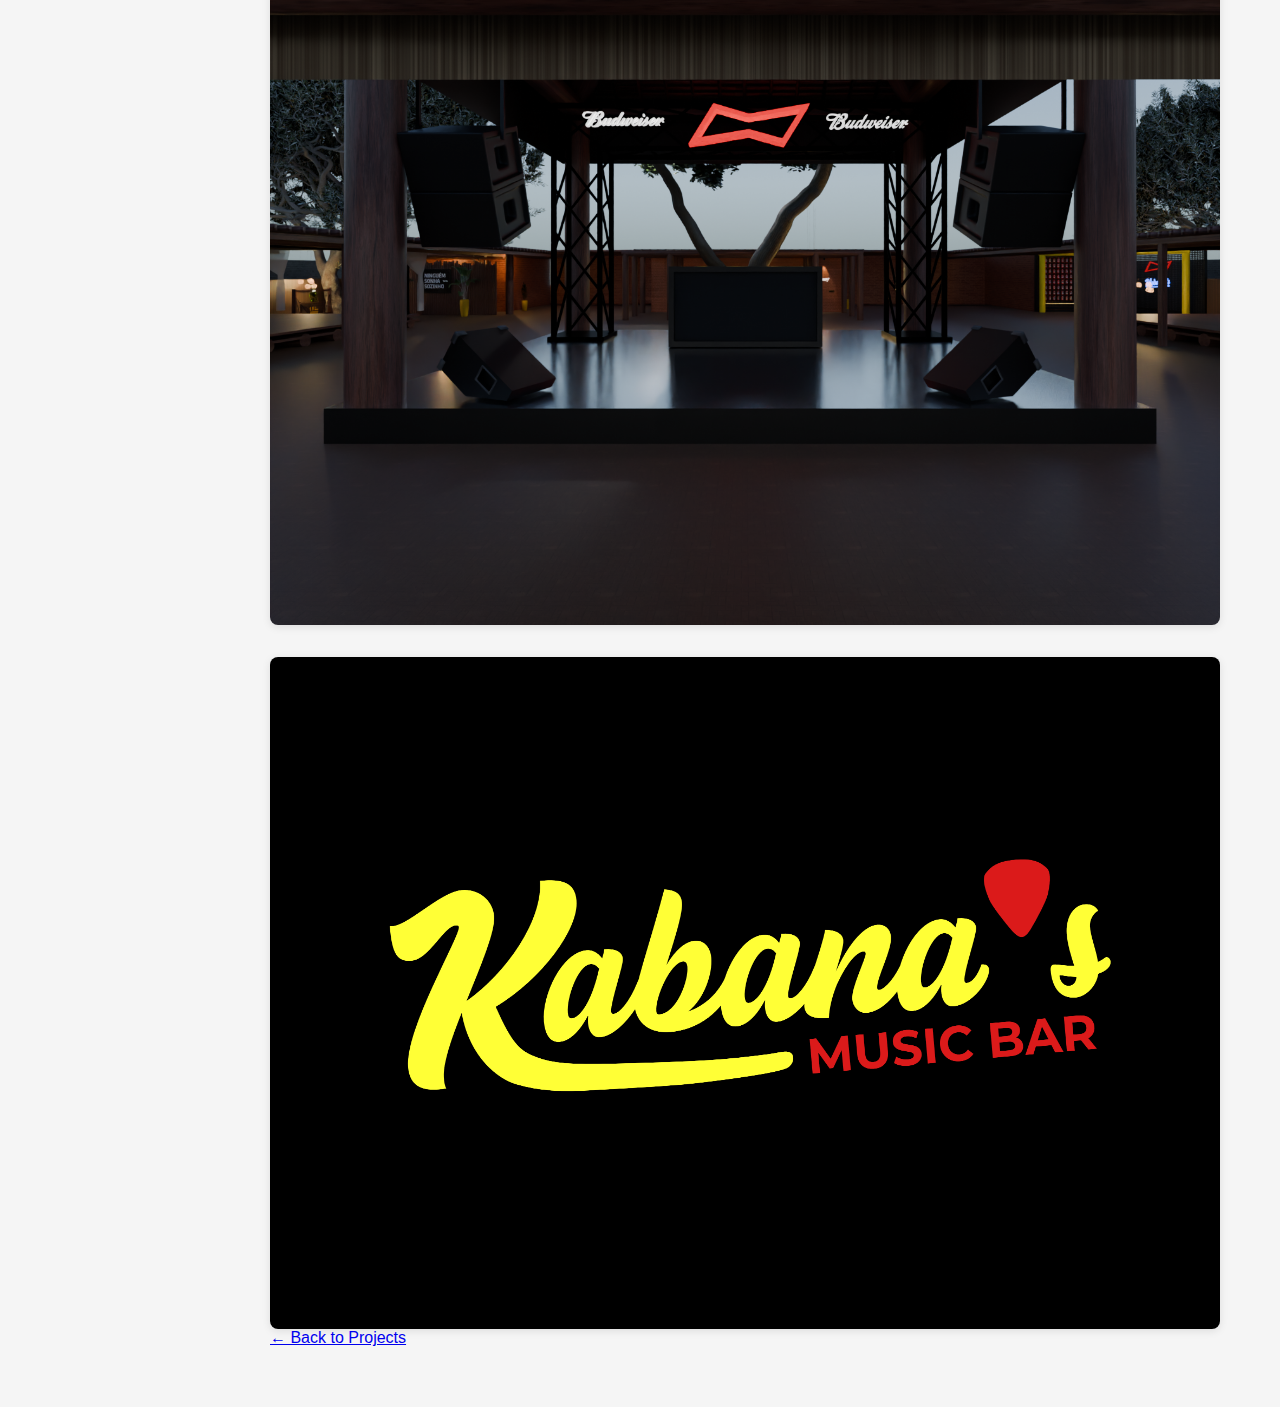
<file: projects/project5.html>
﻿<!DOCTYPE html>
<html lang="en">
<head>
    <meta charset="UTF-8">
    <meta name="viewport" content="width=device-width, initial-scale=1.0">
    <meta name="robots" content="noindex, nofollow">
    <title>About - Portfolio</title>
    <link rel="stylesheet" href="../css/global.css">
    <style>
        .back-button {
            color: #666;
            text-decoration: none;
            font-size: 14px;
            margin-bottom: 40px;
            display: inline-block;
            transition: color 0.3s;
        }

            .back-button:hover {
                color: #333;
            }

        .page-subtitle {
            max-width: 800px;
        }

        /* Image Gallery Grid (you can keep this if needed) */
        .image-gallery {
            display: grid;
            grid-template-columns: repeat(2, 1fr);
            gap: 24px;
        }

        /* ✅ Make all media (images + videos) scale responsively within browser window */
        .space-y-8 img,
        .space-y-8 video {
            display: block;
            width: 100%;
            height: auto;
            max-width: 100%;
            max-height: 90vh; /* prevents media from being taller than the viewport */
            object-fit: contain; /* ensures the whole image/video fits inside */
            border-radius: 8px;
            box-shadow: 0 2px 8px rgba(0, 0, 0, 0.1);
            margin: 0 auto;
        }

        /* Optional: center and add breathing room */
        .space-y-8 {
            display: flex;
            flex-direction: column;
            align-items: center;
            gap: 2rem;
        }

        @media (max-width: 768px) {
            .space-y-8 img,
            .space-y-8 video {
                max-height: 70vh; /* slightly smaller for mobile */
            }
        }
    </style>
</head>
<body>
    <button class="hamburger-toggle" onclick="toggleMenu()">
        <span></span>
        <span></span>
        <span></span>
    </button>
    <div class="sidebar-overlay" onclick="toggleMenu()"></div>
    <div class="container">
        <aside class="sidebar">
            <div class="logo">Portfolio</div>
            <div class="logo-subtitle">Graphic Designer</div>
            <nav>
                <a href="../index.html">Home</a>
                <a href="../about.html" class="active">About</a>
                <a href="../projects.html">Projects</a>
                <a href="../contact.html">Contact</a>
            </nav>
            <div class="logout" onclick="handleLogout()">Logout</div>
        </aside>

        <main class="main">
            <div class="max-w-5xl mx-auto px-12 py-16">
                <!-- Project Header -->
                <div style="margin-bottom:20px;">
                    <div class="flex items-center gap-3 text-sm text-neutral-500 mb-4">
                        <span>Branding & OOH Advertising</span>
                        <span>•</span>
                        <span>2024</span>
                    </div>
                    <h1 class="text-5xl font-light mb-6 leading-tight">Kabana's'</h1>
                    <p class="text-xl text-neutral-600 leading-relaxed max-w-3xl">Applied the Budweiser brand across multiple areas of the bar in accordance with the official brand guidelines.</p>
                </div>

                <!-- Project Images -->
                <div class="space-y-8">

                    <div class="w-full">
                        <img src="../portfolio-assets/Kabana's/entrada.png?auto=compress&amp;cs=tinysrgb&amp;w=1200" alt="Editorial Magazine Layout" class="w-full rounded-lg shadow-lg">
                    </div>

                    <div class="w-full">
                        <img src="../portfolio-assets/Kabana's/Telão.png?auto=compress&amp;cs=tinysrgb&amp;w=1200" alt="Editorial Magazine Layout" class="w-full rounded-lg shadow-lg">
                    </div>

                    <div class="w-full">
                        <img src="../portfolio-assets/Kabana's/bar.png?auto=compress&amp;cs=tinysrgb&amp;w=1200" alt="Editorial Magazine Layout" class="w-full rounded-lg shadow-lg">
                    </div>

                    <div class="w-full">
                        <img src="../portfolio-assets/Kabana's/Banco.png?auto=compress&amp;cs=tinysrgb&amp;w=1200" alt="Editorial Magazine Layout" class="w-full rounded-lg shadow-lg">
                    </div>

                    <div class="w-full">
                        <img src="../portfolio-assets/Kabana's/Bar da parte de trás.png?auto=compress&amp;cs=tinysrgb&amp;w=1200" alt="Editorial Magazine Layout" class="w-full rounded-lg shadow-lg">
                    </div>

                    <div class="w-full">
                        <img src="../portfolio-assets/Kabana's/Caixa.png?auto=compress&amp;cs=tinysrgb&amp;w=1200" alt="Editorial Magazine Layout" class="w-full rounded-lg shadow-lg">
                    </div>

                    <div class="w-full">
                        <img src="../portfolio-assets/Kabana's/Frase.png?auto=compress&amp;cs=tinysrgb&amp;w=1200" alt="Editorial Magazine Layout" class="w-full rounded-lg shadow-lg">
                    </div>

                    <div class="w-full">
                        <img src="../portfolio-assets/Kabana's/Latinhas.png?auto=compress&amp;cs=tinysrgb&amp;w=1200" alt="Editorial Magazine Layout" class="w-full rounded-lg shadow-lg">
                    </div>

                    <div class="w-full">
                        <img src="../portfolio-assets/Kabana's/Palco.png?auto=compress&amp;cs=tinysrgb&amp;w=1200" alt="Editorial Magazine Layout" class="w-full rounded-lg shadow-lg">
                    </div>

                    <div class="w-full">
                        <img src="../portfolio-assets/Kabana's/Kabana´s - Redesign da marca.png?auto=compress&amp;cs=tinysrgb&amp;w=1200" alt="Editorial Magazine Layout" class="w-full rounded-lg shadow-lg">
                    </div>

                </div>

                <!-- Navigation -->
                <div class="mt-16 pt-8 border-t border-neutral-200">
                    <a href="../projects.html" class="inline-flex items-center gap-2 px-6 py-3 bg-neutral-900 text-white rounded-md hover:bg-neutral-800 transition-colors">
                        ← Back to Projects
                    </a>
                </div>
            </div>
        </main>
    </div>
    <script>
      function toggleMenu() {
      const hamburger = document.querySelector('.hamburger-toggle');
      const sidebar = document.querySelector('.sidebar');
      const overlay = document.querySelector('.sidebar-overlay');

      hamburger.classList.toggle('active');
      sidebar.classList.toggle('active');
      overlay.classList.toggle('active');
      document.body.classList.toggle('menu-open');
      }

      // Close menu when a navigation link is clicked
      document.querySelectorAll('nav a').forEach(link => {
          link.addEventListener('click', () => {
          if (window.innerWidth <= 768) {
              toggleMenu();
          }
          });
      });
    </script>
</body>
</html>
</file>
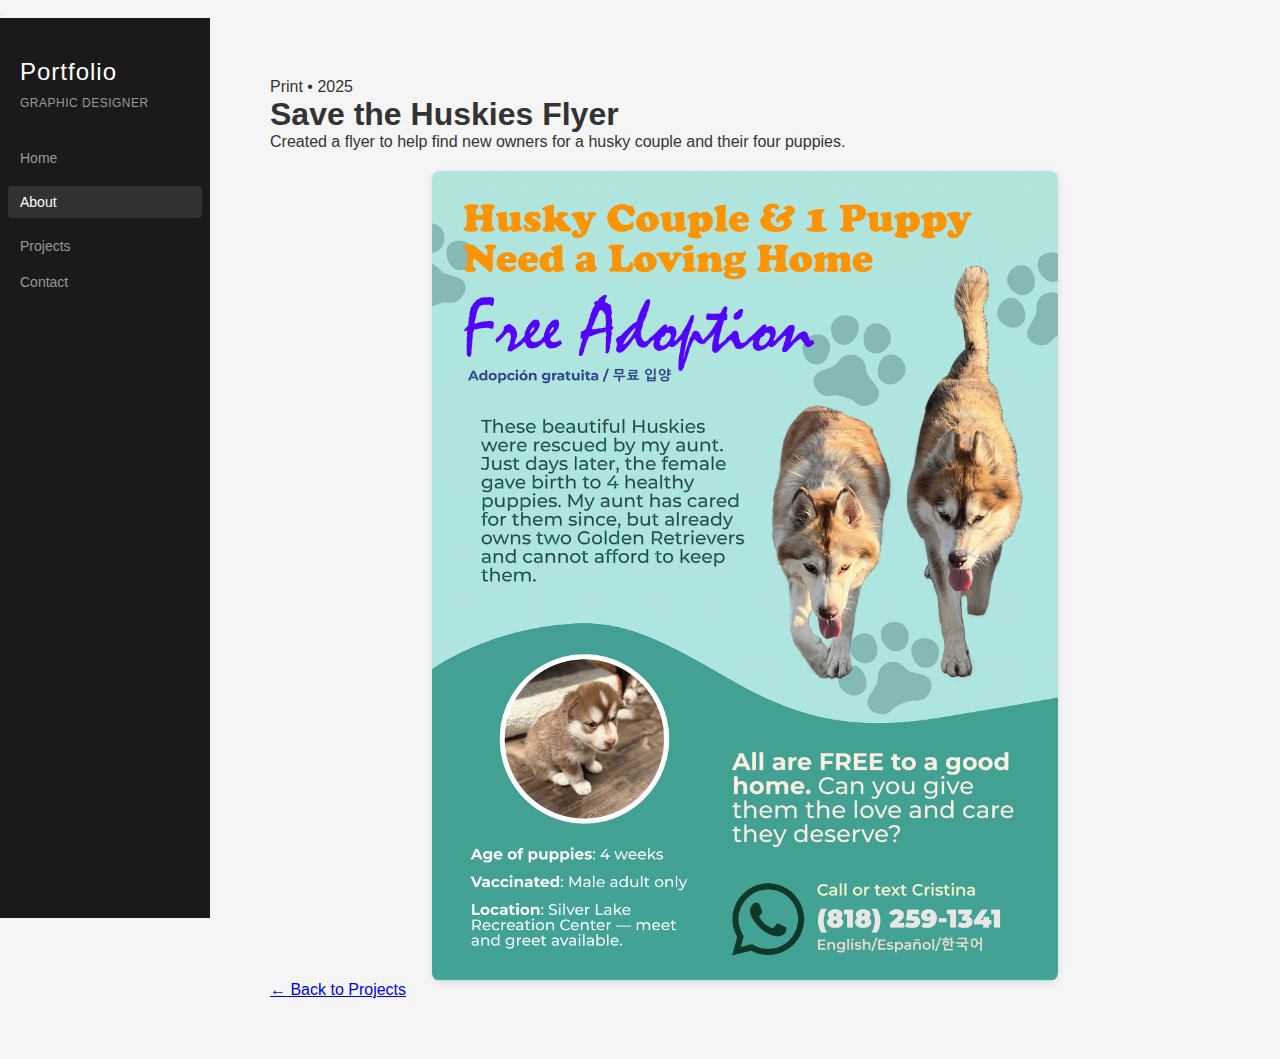
<file: projects/project6.html>
﻿<!DOCTYPE html>
<html lang="en">
<head>
    <meta charset="UTF-8">
    <meta name="viewport" content="width=device-width, initial-scale=1.0">
    <meta name="robots" content="noindex, nofollow">
    <title>About - Portfolio</title>
    <link rel="stylesheet" href="../css/global.css">
    <style>
        .back-button {
            color: #666;
            text-decoration: none;
            font-size: 14px;
            margin-bottom: 40px;
            display: inline-block;
            transition: color 0.3s;
        }

            .back-button:hover {
                color: #333;
            }

        .page-subtitle {
            max-width: 800px;
        }

        /* Image Gallery Grid (you can keep this if needed) */
        .image-gallery {
            display: grid;
            grid-template-columns: repeat(2, 1fr);
            gap: 24px;
        }

        /* ✅ Make all media (images + videos) scale responsively within browser window */
        .space-y-8 img,
        .space-y-8 video {
            display: block;
            width: 100%;
            height: auto;
            max-width: 100%;
            max-height: 90vh; /* prevents media from being taller than the viewport */
            object-fit: contain; /* ensures the whole image/video fits inside */
            border-radius: 8px;
            box-shadow: 0 2px 8px rgba(0, 0, 0, 0.1);
            margin: 0 auto;
        }

        /* Optional: center and add breathing room */
        .space-y-8 {
            display: flex;
            flex-direction: column;
            align-items: center;
            gap: 2rem;
        }

        @media (max-width: 768px) {
            .space-y-8 img,
            .space-y-8 video {
                max-height: 70vh; /* slightly smaller for mobile */
            }
        }
    </style>
</head>
<body>
    <button class="hamburger-toggle" onclick="toggleMenu()">
        <span></span>
        <span></span>
        <span></span>
    </button>
    <div class="sidebar-overlay" onclick="toggleMenu()"></div>
    <div class="container">
        <aside class="sidebar">
            <div class="logo">Portfolio</div>
            <div class="logo-subtitle">Graphic Designer</div>
            <nav>
                <a href="../index.html">Home</a>
                <a href="../about.html" class="active">About</a>
                <a href="../projects.html">Projects</a>
                <a href="../contact.html">Contact</a>
            </nav>
            <div class="logout" onclick="handleLogout()">Logout</div>
        </aside>

        <main class="main">
            <div class="max-w-5xl mx-auto px-12 py-16">
                <!-- Project Header -->
                <div style="margin-bottom:20px;">
                    <div class="flex items-center gap-3 text-sm text-neutral-500 mb-4">
                        <span>Print</span>
                        <span>•</span>
                        <span>2025</span>
                    </div>
                    <h1 class="text-5xl font-light mb-6 leading-tight">Save the Huskies Flyer</h1>
                    <p class="text-xl text-neutral-600 leading-relaxed max-w-3xl">Created a flyer to help find new owners for a husky couple and their four puppies.</p>
                </div>

                <!-- Project Images -->
                <div class="space-y-8">

                    <div class="w-full">
                        <img src="../portfolio-assets/Huskies/b5a800235994791.68e3369f8ac03 (1).png?auto=compress&amp;cs=tinysrgb&amp;w=1200" alt="Huskies Flyer" class="w-full rounded-lg shadow-lg">
                    </div>
               
                </div>

                <!-- Navigation -->
                <div class="mt-16 pt-8 border-t border-neutral-200">
                    <a href="../projects.html" class="inline-flex items-center gap-2 px-6 py-3 bg-neutral-900 text-white rounded-md hover:bg-neutral-800 transition-colors">
                        ← Back to Projects
                    </a>
                </div>
            </div>
        </main>
    </div>
    <script>
      function toggleMenu() {
      const hamburger = document.querySelector('.hamburger-toggle');
      const sidebar = document.querySelector('.sidebar');
      const overlay = document.querySelector('.sidebar-overlay');

      hamburger.classList.toggle('active');
      sidebar.classList.toggle('active');
      overlay.classList.toggle('active');
      document.body.classList.toggle('menu-open');
      }

      // Close menu when a navigation link is clicked
      document.querySelectorAll('nav a').forEach(link => {
          link.addEventListener('click', () => {
          if (window.innerWidth <= 768) {
              toggleMenu();
          }
          });
      });
    </script>
</body>
</html>
</file>
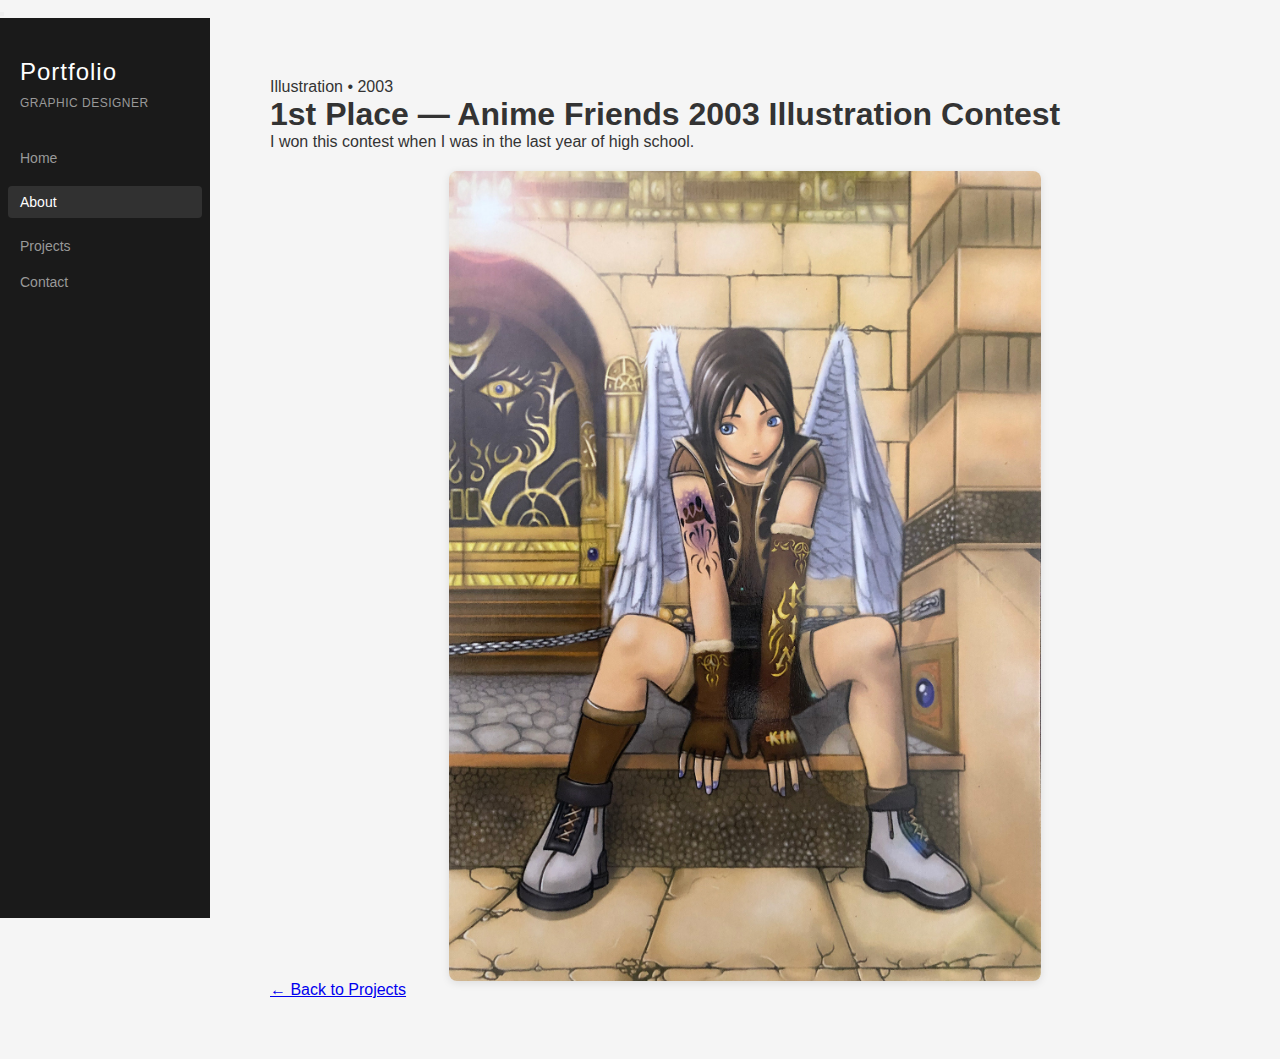
<file: projects/project7.html>
﻿<!DOCTYPE html>
<html lang="en">
<head>
    <meta charset="UTF-8">
    <meta name="viewport" content="width=device-width, initial-scale=1.0">
    <meta name="robots" content="noindex, nofollow">
    <title>About - Portfolio</title>
    <link rel="stylesheet" href="../css/global.css">
    <style>
        .back-button {
            color: #666;
            text-decoration: none;
            font-size: 14px;
            margin-bottom: 40px;
            display: inline-block;
            transition: color 0.3s;
        }

            .back-button:hover {
                color: #333;
            }

        .page-subtitle {
            max-width: 800px;
        }

        /* Image Gallery Grid (you can keep this if needed) */
        .image-gallery {
            display: grid;
            grid-template-columns: repeat(2, 1fr);
            gap: 24px;
        }

        /* ✅ Make all media (images + videos) scale responsively within browser window */
        .space-y-8 img,
        .space-y-8 video {
            display: block;
            width: 100%;
            height: auto;
            max-width: 100%;
            max-height: 90vh; /* prevents media from being taller than the viewport */
            object-fit: contain; /* ensures the whole image/video fits inside */
            border-radius: 8px;
            box-shadow: 0 2px 8px rgba(0, 0, 0, 0.1);
            margin: 0 auto;
        }

        /* Optional: center and add breathing room */
        .space-y-8 {
            display: flex;
            flex-direction: column;
            align-items: center;
            gap: 2rem;
        }

        @media (max-width: 768px) {
            .space-y-8 img,
            .space-y-8 video {
                max-height: 70vh; /* slightly smaller for mobile */
            }
        }
    </style>
</head>
<body>
    <button class="hamburger-toggle" onclick="toggleMenu()">
        <span></span>
        <span></span>
        <span></span>
    </button>
    <div class="sidebar-overlay" onclick="toggleMenu()"></div>
    <div class="container">
        <aside class="sidebar">
            <div class="logo">Portfolio</div>
            <div class="logo-subtitle">Graphic Designer</div>
            <nav>
                <a href="../index.html">Home</a>
                <a href="../about.html" class="active">About</a>
                <a href="../projects.html">Projects</a>
                <a href="../contact.html">Contact</a>
            </nav>
            <div class="logout" onclick="handleLogout()">Logout</div>
        </aside>

        <main class="main">
            <div class="max-w-5xl mx-auto px-12 py-16">
                <!-- Project Header -->
                <div style="margin-bottom:20px;">
                    <div class="flex items-center gap-3 text-sm text-neutral-500 mb-4">
                        <span>Illustration</span>
                        <span>•</span>
                        <span>2003</span>
                    </div>
                    <h1 class="text-5xl font-light mb-6 leading-tight">1st Place — Anime Friends 2003 Illustration Contest</h1>
                    <p class="text-xl text-neutral-600 leading-relaxed max-w-3xl">I won this contest when I was in the last year of high school.</p>
                </div>

                <!-- Project Images -->
                <div class="space-y-8">

                    <div class="w-full">
                        <img src="../portfolio-assets/Anime Friends/c48325198415899.664128778e8e5.jpg?auto=compress&amp;cs=tinysrgb&amp;w=1200" alt="Fantasy Character" class="w-full rounded-lg shadow-lg">
                    </div>

                </div>

                <!-- Navigation -->
                <div class="mt-16 pt-8 border-t border-neutral-200">
                    <a href="../projects.html" class="inline-flex items-center gap-2 px-6 py-3 bg-neutral-900 text-white rounded-md hover:bg-neutral-800 transition-colors">
                        ← Back to Projects
                    </a>
                </div>
            </div>
        </main>
    </div>
    <script>
      function toggleMenu() {
      const hamburger = document.querySelector('.hamburger-toggle');
      const sidebar = document.querySelector('.sidebar');
      const overlay = document.querySelector('.sidebar-overlay');

      hamburger.classList.toggle('active');
      sidebar.classList.toggle('active');
      overlay.classList.toggle('active');
      document.body.classList.toggle('menu-open');
      }

      // Close menu when a navigation link is clicked
      document.querySelectorAll('nav a').forEach(link => {
          link.addEventListener('click', () => {
          if (window.innerWidth <= 768) {
              toggleMenu();
          }
          });
      });
    </script>
</body>
</html>
</file>
<file: css/global.css>
﻿/* ===== Global Reset ===== */
* {
    margin: 0;
    padding: 0;
    box-sizing: border-box;
}

/* ===== Base Styles ===== */
body {
    font-family: -apple-system, BlinkMacSystemFont, 'Segoe UI', 'Helvetica Neue', sans-serif;
    background-color: #f5f5f5;
    color: #333;
}

.container {
    display: flex;
    min-height: 100vh;
}

/* ===== Sidebar Navigation ===== */
.sidebar {
    width: 210px;
    background-color: #1a1a1a;
    color: #fff;
    padding: 40px 20px;
    position: fixed;
    height: 100vh;
    overflow-y: auto;
    display: flex;
    flex-direction: column;
}

.logo {
    font-size: 24px;
    font-weight: 300;
    margin-bottom: 10px;
    letter-spacing: 1px;
}

.logo-subtitle {
    font-size: 12px;
    color: #999;
    margin-bottom: 40px;
    text-transform: uppercase;
    letter-spacing: 0.5px;
}

nav {
    flex: 1;
}

    nav a, nav button {
        display: block;
        color: #999;
        text-decoration: none;
        margin-bottom: 20px;
        font-size: 14px;
        cursor: pointer;
        background: none;
        border: none;
        font-family: inherit;
        transition: color 0.3s;
    }

        nav a:hover, nav button:hover {
            color: #fff;
        }

        nav a.active, nav button.active {
            color: #fff;
            background-color: rgba(255, 255, 255, 0.1);
            padding: 8px 12px;
            margin-left: -12px;
            margin-right: -12px;
            border-radius: 4px;
        }

.logout {
    margin-top: auto;
    padding-top: 20px;
    border-top: 1px solid #333;
    color: #999;
    cursor: pointer;
    transition: color 0.3s;
    display: none;
}

    .logout.visible {
        display: block;
    }

    .logout:hover {
        color: #fff;
    }

/* ===== Main Content ===== */
.main {
    margin-left: 210px;
    flex: 1;
    padding: 60px;
}

.page-title {
    font-size: 48px;
    font-weight: 300;
    margin-bottom: 20px;
    letter-spacing: 0.5px;
}

.page-subtitle {
    font-size: 16px;
    color: #666;
    margin-bottom: 40px;
    line-height: 1.6;
}

.error-message {
    color: #e74c3c;
    font-size: 12px;
    margin-top: -16px;
    margin-bottom: 16px;
    display: none;
}

    .error-message.show {
        display: block;
    }

/* ===== Responsive ===== */
@media (max-width: 768px) {
    .sidebar {
        width: 100%;
        height: auto;
        position: relative;
        flex-direction: row;
        padding: 20px;
        flex-wrap: wrap;
    }

    .main {
        margin-left: 0;
        padding: 30px 20px;
    }

    .page-title {
        font-size: 32px;
    }
}
</file>
